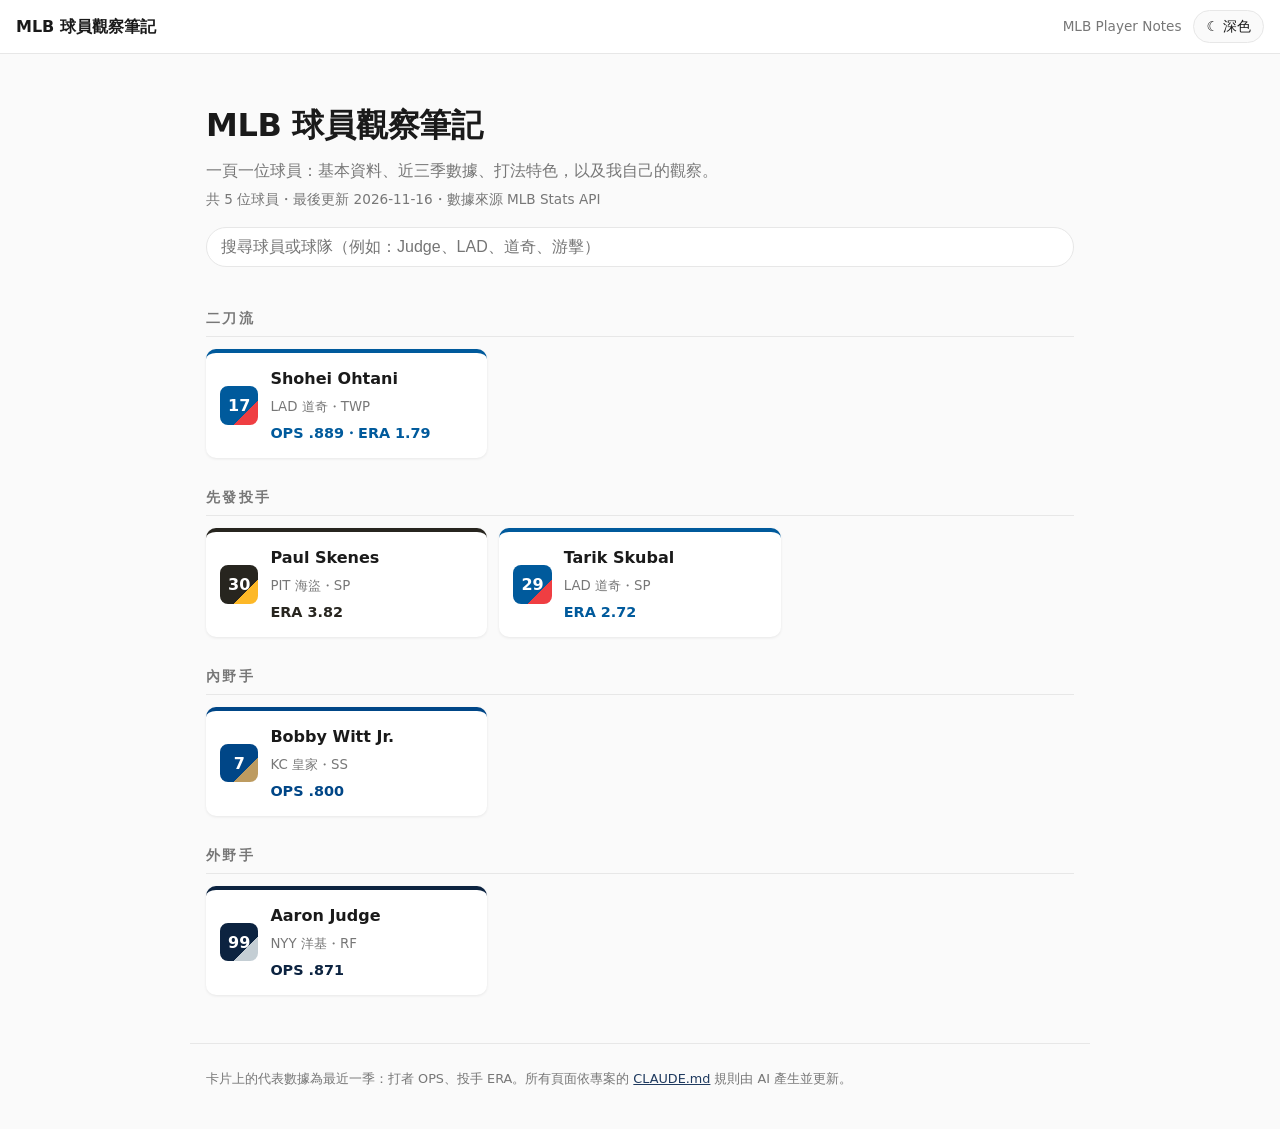
<file: index.html>
<!DOCTYPE html>
<html lang="zh-Hant">
<head>
<meta charset="utf-8">
<meta name="viewport" content="width=device-width, initial-scale=1">
<title>MLB 球員觀察筆記</title>
<meta name="description" content="一頁一位 MLB 球員：基本資料、近三季數據、打法特色與我的觀察。">
<link rel="stylesheet" href="assets/css/site.css">
<script src="assets/js/theme.js"></script>
</head>
<body>
<header class="site-bar"><a href="index.html">MLB 球員觀察筆記</a><span>MLB Player Notes</span></header>

<main class="page">
  <section class="hero">
    <h1>MLB 球員觀察筆記</h1>
    <p>一頁一位球員：基本資料、近三季數據、打法特色，以及我自己的觀察。</p>
    <p class="meta">共 5 位球員・最後更新 2026-11-16・數據來源 MLB Stats API</p>
    <input class="search" id="search" type="search" placeholder="搜尋球員或球隊（例如：Judge、LAD、道奇、游擊）" aria-label="搜尋球員">
    <p class="empty" id="empty">找不到符合的球員。</p>
  </section>

  <!-- 分組順序固定：two-way → starter → reliever → catcher → infield → outfield → dh；空分組不顯示（見 CLAUDE.md 第 7 節） -->

  <section class="group" id="g-two-way">
    <h2>二刀流</h2>
    <div class="cards">
<a class="mini" href="pages/players/shohei-ohtani.html" data-search="shohei ohtani lad 道奇 二刀流" style="--team-primary:#005A9C; --team-secondary:#EF3E42"><span class="mnum">17</span><span><b>Shohei Ohtani</b><br><small>LAD 道奇・TWP</small></span><span class="key">OPS .889・ERA 1.79</span></a>
    </div>
  </section>

  <section class="group" id="g-starter">
    <h2>先發投手</h2>
    <div class="cards">
<a class="mini" href="pages/players/paul-skenes.html" data-search="paul skenes pit 海盜 先發投手" style="--team-primary:#27251F; --team-secondary:#FDB827"><span class="mnum">30</span><span><b>Paul Skenes</b><br><small>PIT 海盜・SP</small></span><span class="key">ERA 3.82</span></a>
<a class="mini" href="pages/players/tarik-skubal.html" data-search="tarik skubal lad 道奇 先發投手" style="--team-primary:#005A9C; --team-secondary:#EF3E42"><span class="mnum">29</span><span><b>Tarik Skubal</b><br><small>LAD 道奇・SP</small></span><span class="key">ERA 2.72</span></a>
    </div>
  </section>

  <section class="group" id="g-infield">
    <h2>內野手</h2>
    <div class="cards">
<a class="mini" href="pages/players/bobby-witt-jr.html" data-search="bobby witt jr. kc 皇家 游擊手" style="--team-primary:#004687; --team-secondary:#BD9B60"><span class="mnum">7</span><span><b>Bobby Witt Jr.</b><br><small>KC 皇家・SS</small></span><span class="key">OPS .800</span></a>
    </div>
  </section>

  <section class="group" id="g-outfield">
    <h2>外野手</h2>
    <div class="cards">
<a class="mini" href="pages/players/aaron-judge.html" data-search="aaron judge nyy 洋基 右外野手" style="--team-primary:#0C2340; --team-secondary:#C4CED4"><span class="mnum">99</span><span><b>Aaron Judge</b><br><small>NYY 洋基・RF</small></span><span class="key">OPS .871</span></a>
    </div>
  </section>
</main>

<footer class="site-foot">
  卡片上的代表數據為最近一季：打者 OPS、投手 ERA。所有頁面依專案的
  <a href="https://github.com/Dipo221/mlb-player-notes/blob/main/CLAUDE.md">CLAUDE.md</a> 規則由 AI 產生並更新。
</footer>
<script src="assets/js/search.js"></script>
</body>
</html>
</file>
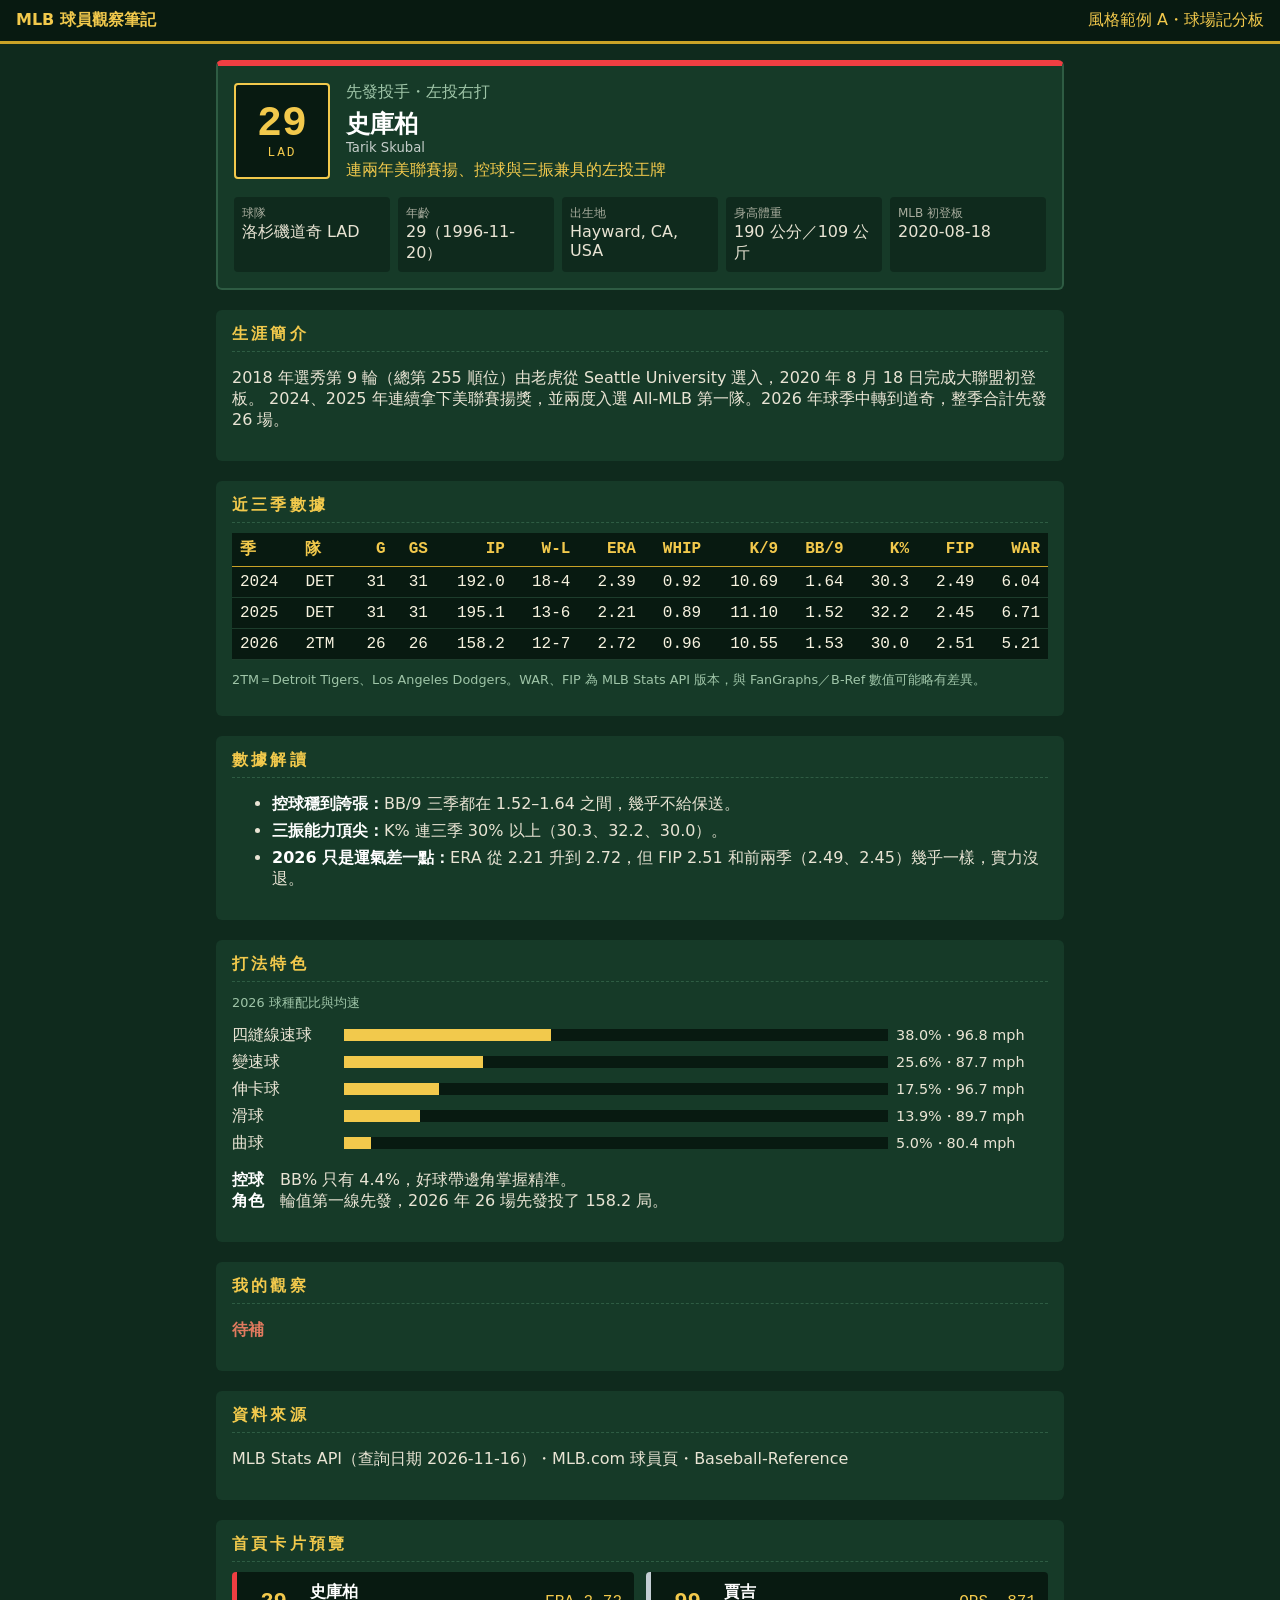
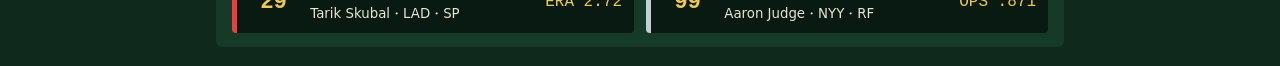
<file: design/style-samples/style-a.html>
<!DOCTYPE html>
<html lang="zh-Hant"><head><meta charset="utf-8">
<meta name="viewport" content="width=device-width, initial-scale=1">
<title>風格範例 A：球場記分板</title>
<!-- 風格範例頁：為了單檔好比較才把 CSS 寫在頁內；正式頁面一律用 assets/css/site.css -->
<style>
*{box-sizing:border-box} body{margin:0} img{max-width:100%}
.page{max-width:880px;margin:0 auto;padding:16px}
.table-wrap{overflow-x:auto} table{border-collapse:collapse;width:100%;font-variant-numeric:tabular-nums}
th,td{padding:6px 8px;text-align:right;white-space:nowrap} th:first-child,td:first-child,th:nth-child(2),td:nth-child(2){text-align:left}
.player-card{display:grid;grid-template-columns:auto 1fr;gap:16px;align-items:center}
.facts{grid-column:1/-1;display:grid;grid-template-columns:repeat(auto-fit,minmax(150px,1fr));gap:8px;margin:0}
.facts dt{font-size:.75rem;opacity:.7} .facts dd{margin:0}
.jersey{width:96px;height:96px;display:flex;flex-direction:column;align-items:center;justify-content:center}
.num{font-size:2.6rem;font-weight:800;line-height:1} .abbr{font-size:.8rem;letter-spacing:.15em}
h1 small{display:block;font-size:.55em;font-weight:400;opacity:.75}
.pitch{display:grid;grid-template-columns:6.5em 1fr 9.5em;gap:8px;align-items:center;margin:6px 0}
.bar{height:12px;display:block} .bar i{display:block;height:100%}
.pval{font-variant-numeric:tabular-nums;font-size:.9rem}
.traits{padding-left:0;list-style:none} .traits b{display:inline-block;width:3em}
.cards{display:grid;grid-template-columns:repeat(auto-fit,minmax(240px,1fr));gap:12px}
.mini{display:grid;grid-template-columns:auto 1fr auto;gap:12px;align-items:center;text-decoration:none;padding:10px 12px}
.mnum{font-weight:800;font-size:1.4rem;width:2.2em;text-align:center}
.site-bar{display:flex;justify-content:space-between;padding:10px 16px}
.site-bar a{text-decoration:none;font-weight:700}
@media (max-width:480px){.pitch{grid-template-columns:5.5em 1fr;}.pval{grid-column:2}}

body{background:#0f2a1d;color:#e9e4d4;font-family:system-ui,"Noto Sans TC",sans-serif}
.site-bar{background:#081a11;border-bottom:3px solid #c9a227} .site-bar a,.site-bar span{color:#f2c94c}
.player-card{background:#163a28;border:2px solid #2e5c43;border-radius:6px;padding:16px;border-top:6px solid var(--team-secondary)}
.jersey{background:#081a11;border:2px solid #f2c94c;border-radius:4px;color:#f2c94c;font-family:ui-monospace,Menlo,monospace}
.pos{color:#9fc5a8;margin:0} h1{margin:.2em 0;color:#fff} .tagline{color:#f2c94c;margin:0}
.facts div{background:#0f2a1d;padding:8px;border-radius:4px}
.block{margin-top:20px;background:#163a28;border-radius:6px;padding:14px 16px}
h2{margin:0 0 10px;font-size:1rem;letter-spacing:.2em;color:#f2c94c;border-bottom:1px dashed #2e5c43;padding-bottom:6px}
table{font-family:ui-monospace,Menlo,monospace;background:#081a11}
th{color:#f2c94c;border-bottom:1px solid #c9a227} td{color:#f8f3e0;border-bottom:1px solid #1d3d2c}
.note,.sub{font-size:.8rem;color:#9fc5a8}
.bar{background:#081a11} .bar i{background:#f2c94c}
.points li{margin:6px 0} b{color:#fff}
.todo{color:#e07a5f;font-weight:700}
.mini{background:#081a11;color:#e9e4d4;border-left:5px solid var(--team-secondary);border-radius:4px}
.mnum{color:#f2c94c;font-family:ui-monospace,Menlo,monospace} .key{color:#f2c94c;font-family:ui-monospace,Menlo,monospace}
</style></head><body>

<header class="site-bar"><a href="#">MLB 球員觀察筆記</a><span>風格範例 A・球場記分板</span></header>
<main class="page">
  <section class="player-card" style="--team-primary:#005A9C; --team-secondary:#EF3E42">
    <div class="jersey"><span class="num">29</span><span class="abbr">LAD</span></div>
    <div class="who">
      <p class="pos">先發投手・左投右打</p>
      <h1>史庫柏 <small>Tarik Skubal</small></h1>
      <p class="tagline">連兩年美聯賽揚、控球與三振兼具的左投王牌</p>
    </div>
    <dl class="facts">
      <div><dt>球隊</dt><dd>洛杉磯道奇 LAD</dd></div>
      <div><dt>年齡</dt><dd>29（1996-11-20）</dd></div>
      <div><dt>出生地</dt><dd>Hayward, CA, USA</dd></div>
      <div><dt>身高體重</dt><dd>190 公分／109 公斤</dd></div>
      <div><dt>MLB 初登板</dt><dd>2020-08-18</dd></div>
    </dl>
  </section>

  <section class="block">
    <h2>生涯簡介</h2>
    <p>2018 年選秀第 9 輪（總第 255 順位）由老虎從 Seattle University 選入，2020 年 8 月 18 日完成大聯盟初登板。
    2024、2025 年連續拿下美聯賽揚獎，並兩度入選 All-MLB 第一隊。2026 年球季中轉到道奇，整季合計先發 26 場。</p>
  </section>

  <section class="block">
    <h2>近三季數據</h2>
    <div class="table-wrap"><table>
      <thead><tr><th>季</th><th>隊</th><th>G</th><th>GS</th><th>IP</th><th>W-L</th><th>ERA</th><th>WHIP</th><th>K/9</th><th>BB/9</th><th>K%</th><th>FIP</th><th>WAR</th></tr></thead>
      <tbody>
        <tr><td>2024</td><td>DET</td><td>31</td><td>31</td><td>192.0</td><td>18-4</td><td>2.39</td><td>0.92</td><td>10.69</td><td>1.64</td><td>30.3</td><td>2.49</td><td>6.04</td></tr>
        <tr><td>2025</td><td>DET</td><td>31</td><td>31</td><td>195.1</td><td>13-6</td><td>2.21</td><td>0.89</td><td>11.10</td><td>1.52</td><td>32.2</td><td>2.45</td><td>6.71</td></tr>
        <tr><td>2026</td><td>2TM</td><td>26</td><td>26</td><td>158.2</td><td>12-7</td><td>2.72</td><td>0.96</td><td>10.55</td><td>1.53</td><td>30.0</td><td>2.51</td><td>5.21</td></tr>
      </tbody>
    </table></div>
    <p class="note">2TM＝Detroit Tigers、Los Angeles Dodgers。WAR、FIP 為 MLB Stats API 版本，與 FanGraphs／B-Ref 數值可能略有差異。</p>
  </section>

  <section class="block">
    <h2>數據解讀</h2>
    <ul class="points">
      <li><b>控球穩到誇張：</b>BB/9 三季都在 1.52–1.64 之間，幾乎不給保送。</li>
      <li><b>三振能力頂尖：</b>K% 連三季 30% 以上（30.3、32.2、30.0）。</li>
      <li><b>2026 只是運氣差一點：</b>ERA 從 2.21 升到 2.72，但 FIP 2.51 和前兩季（2.49、2.45）幾乎一樣，實力沒退。</li>
    </ul>
  </section>

  <section class="block">
    <h2>打法特色</h2>
    <p class="sub">2026 球種配比與均速</p>
    <div class="arsenal">
      <div class="pitch"><span class="pname">四縫線速球</span><span class="bar"><i style="width:38%"></i></span><span class="pval">38.0%・96.8 mph</span></div>
      <div class="pitch"><span class="pname">變速球</span><span class="bar"><i style="width:25.6%"></i></span><span class="pval">25.6%・87.7 mph</span></div>
      <div class="pitch"><span class="pname">伸卡球</span><span class="bar"><i style="width:17.5%"></i></span><span class="pval">17.5%・96.7 mph</span></div>
      <div class="pitch"><span class="pname">滑球</span><span class="bar"><i style="width:13.9%"></i></span><span class="pval">13.9%・89.7 mph</span></div>
      <div class="pitch"><span class="pname">曲球</span><span class="bar"><i style="width:5%"></i></span><span class="pval">5.0%・80.4 mph</span></div>
    </div>
    <ul class="traits">
      <li><b>控球</b>BB% 只有 4.4%，好球帶邊角掌握精準。</li>
      <li><b>角色</b>輪值第一線先發，2026 年 26 場先發投了 158.2 局。</li>
    </ul>
  </section>

  <section class="block mine">
    <h2>我的觀察</h2>
    <p class="todo">待補</p>
  </section>

  <section class="block sources">
    <h2>資料來源</h2>
    <p>MLB Stats API（查詢日期 2026-11-16）・MLB.com 球員頁・Baseball-Reference</p>
  </section>

  <section class="block preview">
    <h2>首頁卡片預覽</h2>
    <div class="cards">
      <a class="mini" href="#" style="--team-primary:#005A9C; --team-secondary:#EF3E42"><span class="mnum">29</span><span><b>史庫柏</b><br><small>Tarik Skubal・LAD・SP</small></span><span class="key">ERA 2.72</span></a>
      <a class="mini" href="#" style="--team-primary:#0C2340; --team-secondary:#C4CED4"><span class="mnum">99</span><span><b>賈吉</b><br><small>Aaron Judge・NYY・RF</small></span><span class="key">OPS .871</span></a>
    </div>
  </section>
</main>

</body></html>
</file>
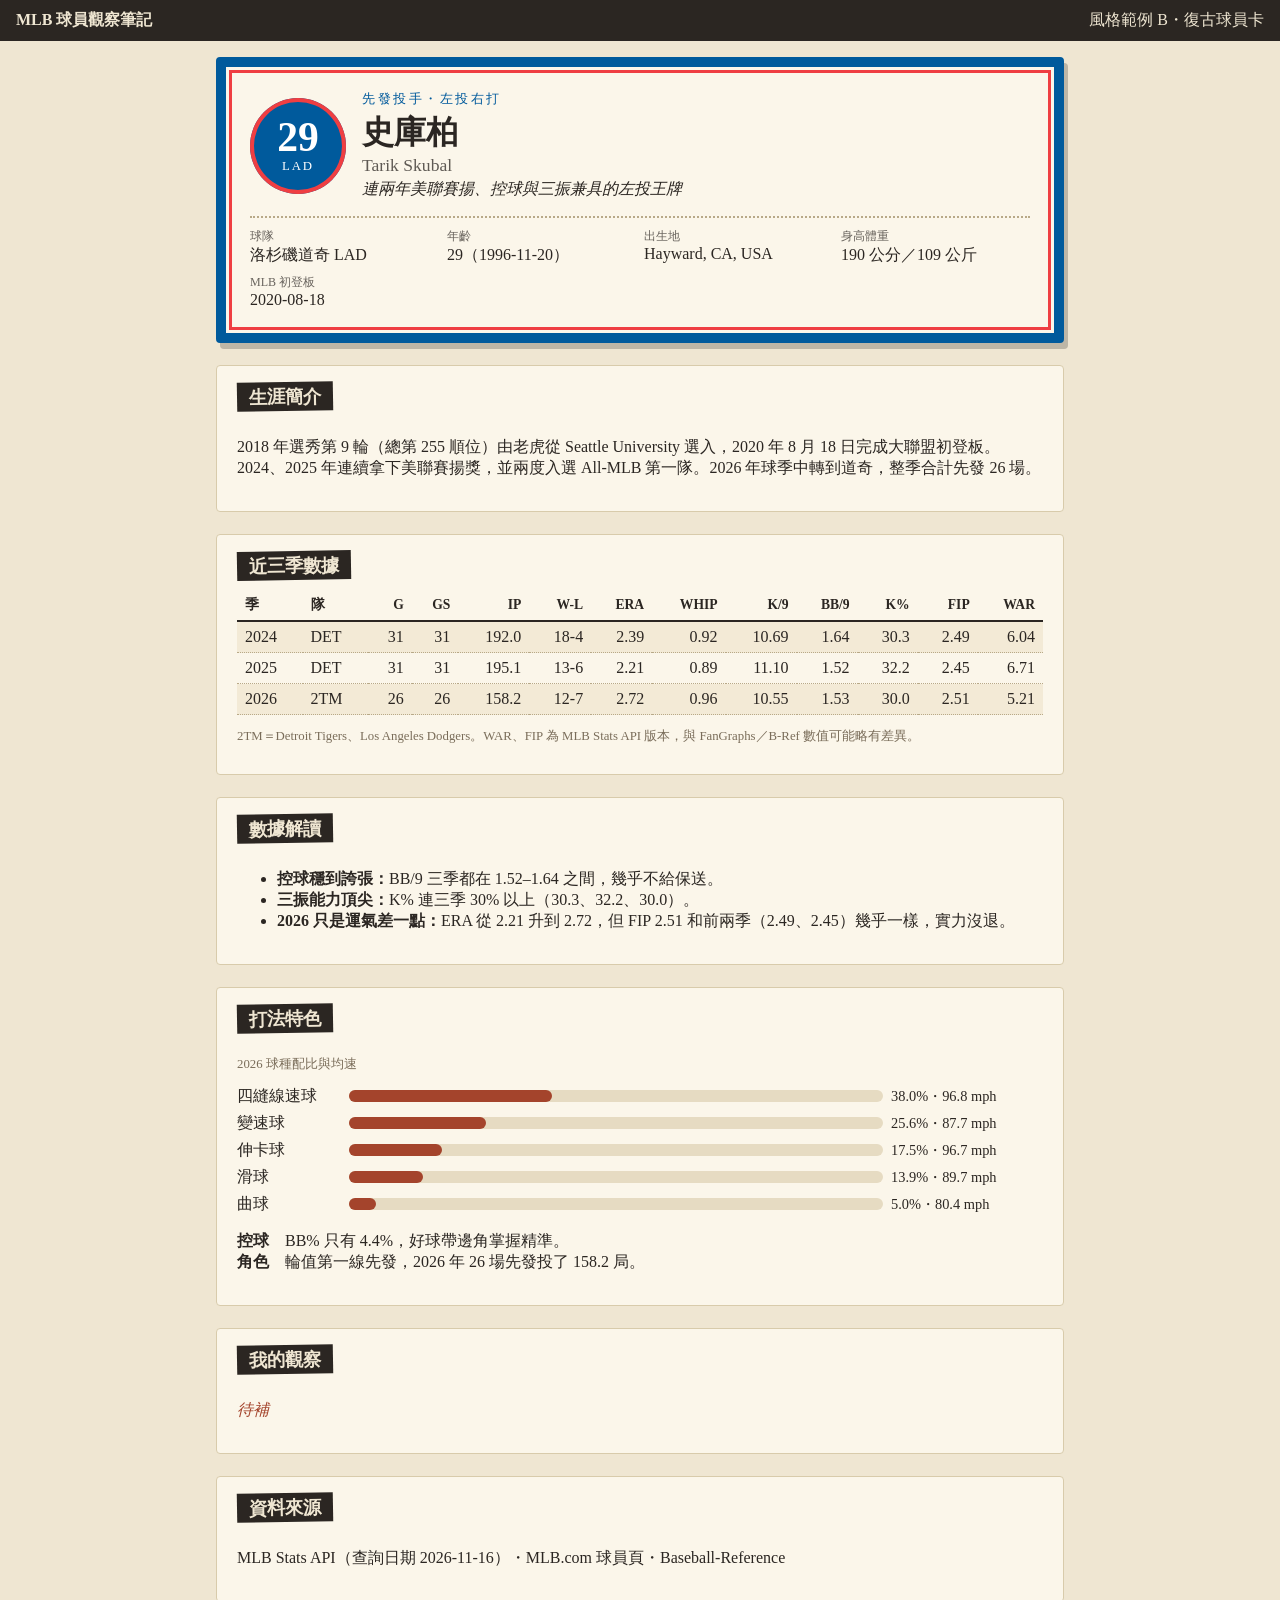
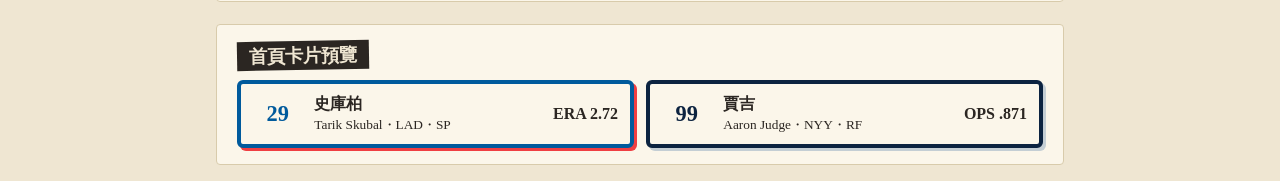
<file: design/style-samples/style-b.html>
<!DOCTYPE html>
<html lang="zh-Hant"><head><meta charset="utf-8">
<meta name="viewport" content="width=device-width, initial-scale=1">
<title>風格範例 B：復古球員卡</title>
<!-- 風格範例頁：為了單檔好比較才把 CSS 寫在頁內；正式頁面一律用 assets/css/site.css -->
<style>
*{box-sizing:border-box} body{margin:0} img{max-width:100%}
.page{max-width:880px;margin:0 auto;padding:16px}
.table-wrap{overflow-x:auto} table{border-collapse:collapse;width:100%;font-variant-numeric:tabular-nums}
th,td{padding:6px 8px;text-align:right;white-space:nowrap} th:first-child,td:first-child,th:nth-child(2),td:nth-child(2){text-align:left}
.player-card{display:grid;grid-template-columns:auto 1fr;gap:16px;align-items:center}
.facts{grid-column:1/-1;display:grid;grid-template-columns:repeat(auto-fit,minmax(150px,1fr));gap:8px;margin:0}
.facts dt{font-size:.75rem;opacity:.7} .facts dd{margin:0}
.jersey{width:96px;height:96px;display:flex;flex-direction:column;align-items:center;justify-content:center}
.num{font-size:2.6rem;font-weight:800;line-height:1} .abbr{font-size:.8rem;letter-spacing:.15em}
h1 small{display:block;font-size:.55em;font-weight:400;opacity:.75}
.pitch{display:grid;grid-template-columns:6.5em 1fr 9.5em;gap:8px;align-items:center;margin:6px 0}
.bar{height:12px;display:block} .bar i{display:block;height:100%}
.pval{font-variant-numeric:tabular-nums;font-size:.9rem}
.traits{padding-left:0;list-style:none} .traits b{display:inline-block;width:3em}
.cards{display:grid;grid-template-columns:repeat(auto-fit,minmax(240px,1fr));gap:12px}
.mini{display:grid;grid-template-columns:auto 1fr auto;gap:12px;align-items:center;text-decoration:none;padding:10px 12px}
.mnum{font-weight:800;font-size:1.4rem;width:2.2em;text-align:center}
.site-bar{display:flex;justify-content:space-between;padding:10px 16px}
.site-bar a{text-decoration:none;font-weight:700}
@media (max-width:480px){.pitch{grid-template-columns:5.5em 1fr;}.pval{grid-column:2}}

body{background:#efe6d2;color:#2b2622;font-family:"Noto Serif TC","Songti TC",Georgia,serif}
.site-bar{background:#2b2622;color:#efe6d2} .site-bar a{color:#efe6d2}
.player-card{background:#fbf6ea;border:10px solid var(--team-primary);outline:3px solid var(--team-secondary);outline-offset:-16px;padding:24px;border-radius:4px;box-shadow:4px 6px 0 rgba(43,38,34,.25)}
.jersey{background:var(--team-primary);color:#fff;border-radius:50%;box-shadow:inset 0 0 0 4px var(--team-secondary)}
.pos{margin:0;text-transform:uppercase;letter-spacing:.2em;font-size:.8rem;color:var(--team-primary)}
h1{margin:.1em 0;font-size:2rem} .tagline{margin:0;font-style:italic}
.facts{border-top:2px dotted #b8a988;padding-top:10px}
.block{margin-top:22px;background:#fbf6ea;padding:16px 20px;border:1px solid #d8cbab;border-radius:4px}
h2{margin:0 0 10px;font-size:1.15rem;display:inline-block;background:#2b2622;color:#efe6d2;padding:2px 12px;transform:rotate(-1deg)}
th{border-bottom:2px solid #2b2622;font-size:.85rem} td{border-bottom:1px dotted #b8a988}
tbody tr:nth-child(odd){background:#f3ead6}
.note,.sub{font-size:.8rem;color:#7a6d5a}
.bar{background:#e6dbc2;border-radius:6px} .bar i{background:#a4442c;border-radius:6px}
.todo{color:#a4442c;font-style:italic}
.mini{background:#fbf6ea;color:#2b2622;border:4px solid var(--team-primary);border-radius:6px;box-shadow:3px 3px 0 var(--team-secondary)}
.mnum{color:var(--team-primary)} .key{font-weight:700}
</style></head><body>

<header class="site-bar"><a href="#">MLB 球員觀察筆記</a><span>風格範例 B・復古球員卡</span></header>
<main class="page">
  <section class="player-card" style="--team-primary:#005A9C; --team-secondary:#EF3E42">
    <div class="jersey"><span class="num">29</span><span class="abbr">LAD</span></div>
    <div class="who">
      <p class="pos">先發投手・左投右打</p>
      <h1>史庫柏 <small>Tarik Skubal</small></h1>
      <p class="tagline">連兩年美聯賽揚、控球與三振兼具的左投王牌</p>
    </div>
    <dl class="facts">
      <div><dt>球隊</dt><dd>洛杉磯道奇 LAD</dd></div>
      <div><dt>年齡</dt><dd>29（1996-11-20）</dd></div>
      <div><dt>出生地</dt><dd>Hayward, CA, USA</dd></div>
      <div><dt>身高體重</dt><dd>190 公分／109 公斤</dd></div>
      <div><dt>MLB 初登板</dt><dd>2020-08-18</dd></div>
    </dl>
  </section>

  <section class="block">
    <h2>生涯簡介</h2>
    <p>2018 年選秀第 9 輪（總第 255 順位）由老虎從 Seattle University 選入，2020 年 8 月 18 日完成大聯盟初登板。
    2024、2025 年連續拿下美聯賽揚獎，並兩度入選 All-MLB 第一隊。2026 年球季中轉到道奇，整季合計先發 26 場。</p>
  </section>

  <section class="block">
    <h2>近三季數據</h2>
    <div class="table-wrap"><table>
      <thead><tr><th>季</th><th>隊</th><th>G</th><th>GS</th><th>IP</th><th>W-L</th><th>ERA</th><th>WHIP</th><th>K/9</th><th>BB/9</th><th>K%</th><th>FIP</th><th>WAR</th></tr></thead>
      <tbody>
        <tr><td>2024</td><td>DET</td><td>31</td><td>31</td><td>192.0</td><td>18-4</td><td>2.39</td><td>0.92</td><td>10.69</td><td>1.64</td><td>30.3</td><td>2.49</td><td>6.04</td></tr>
        <tr><td>2025</td><td>DET</td><td>31</td><td>31</td><td>195.1</td><td>13-6</td><td>2.21</td><td>0.89</td><td>11.10</td><td>1.52</td><td>32.2</td><td>2.45</td><td>6.71</td></tr>
        <tr><td>2026</td><td>2TM</td><td>26</td><td>26</td><td>158.2</td><td>12-7</td><td>2.72</td><td>0.96</td><td>10.55</td><td>1.53</td><td>30.0</td><td>2.51</td><td>5.21</td></tr>
      </tbody>
    </table></div>
    <p class="note">2TM＝Detroit Tigers、Los Angeles Dodgers。WAR、FIP 為 MLB Stats API 版本，與 FanGraphs／B-Ref 數值可能略有差異。</p>
  </section>

  <section class="block">
    <h2>數據解讀</h2>
    <ul class="points">
      <li><b>控球穩到誇張：</b>BB/9 三季都在 1.52–1.64 之間，幾乎不給保送。</li>
      <li><b>三振能力頂尖：</b>K% 連三季 30% 以上（30.3、32.2、30.0）。</li>
      <li><b>2026 只是運氣差一點：</b>ERA 從 2.21 升到 2.72，但 FIP 2.51 和前兩季（2.49、2.45）幾乎一樣，實力沒退。</li>
    </ul>
  </section>

  <section class="block">
    <h2>打法特色</h2>
    <p class="sub">2026 球種配比與均速</p>
    <div class="arsenal">
      <div class="pitch"><span class="pname">四縫線速球</span><span class="bar"><i style="width:38%"></i></span><span class="pval">38.0%・96.8 mph</span></div>
      <div class="pitch"><span class="pname">變速球</span><span class="bar"><i style="width:25.6%"></i></span><span class="pval">25.6%・87.7 mph</span></div>
      <div class="pitch"><span class="pname">伸卡球</span><span class="bar"><i style="width:17.5%"></i></span><span class="pval">17.5%・96.7 mph</span></div>
      <div class="pitch"><span class="pname">滑球</span><span class="bar"><i style="width:13.9%"></i></span><span class="pval">13.9%・89.7 mph</span></div>
      <div class="pitch"><span class="pname">曲球</span><span class="bar"><i style="width:5%"></i></span><span class="pval">5.0%・80.4 mph</span></div>
    </div>
    <ul class="traits">
      <li><b>控球</b>BB% 只有 4.4%，好球帶邊角掌握精準。</li>
      <li><b>角色</b>輪值第一線先發，2026 年 26 場先發投了 158.2 局。</li>
    </ul>
  </section>

  <section class="block mine">
    <h2>我的觀察</h2>
    <p class="todo">待補</p>
  </section>

  <section class="block sources">
    <h2>資料來源</h2>
    <p>MLB Stats API（查詢日期 2026-11-16）・MLB.com 球員頁・Baseball-Reference</p>
  </section>

  <section class="block preview">
    <h2>首頁卡片預覽</h2>
    <div class="cards">
      <a class="mini" href="#" style="--team-primary:#005A9C; --team-secondary:#EF3E42"><span class="mnum">29</span><span><b>史庫柏</b><br><small>Tarik Skubal・LAD・SP</small></span><span class="key">ERA 2.72</span></a>
      <a class="mini" href="#" style="--team-primary:#0C2340; --team-secondary:#C4CED4"><span class="mnum">99</span><span><b>賈吉</b><br><small>Aaron Judge・NYY・RF</small></span><span class="key">OPS .871</span></a>
    </div>
  </section>
</main>

</body></html>
</file>
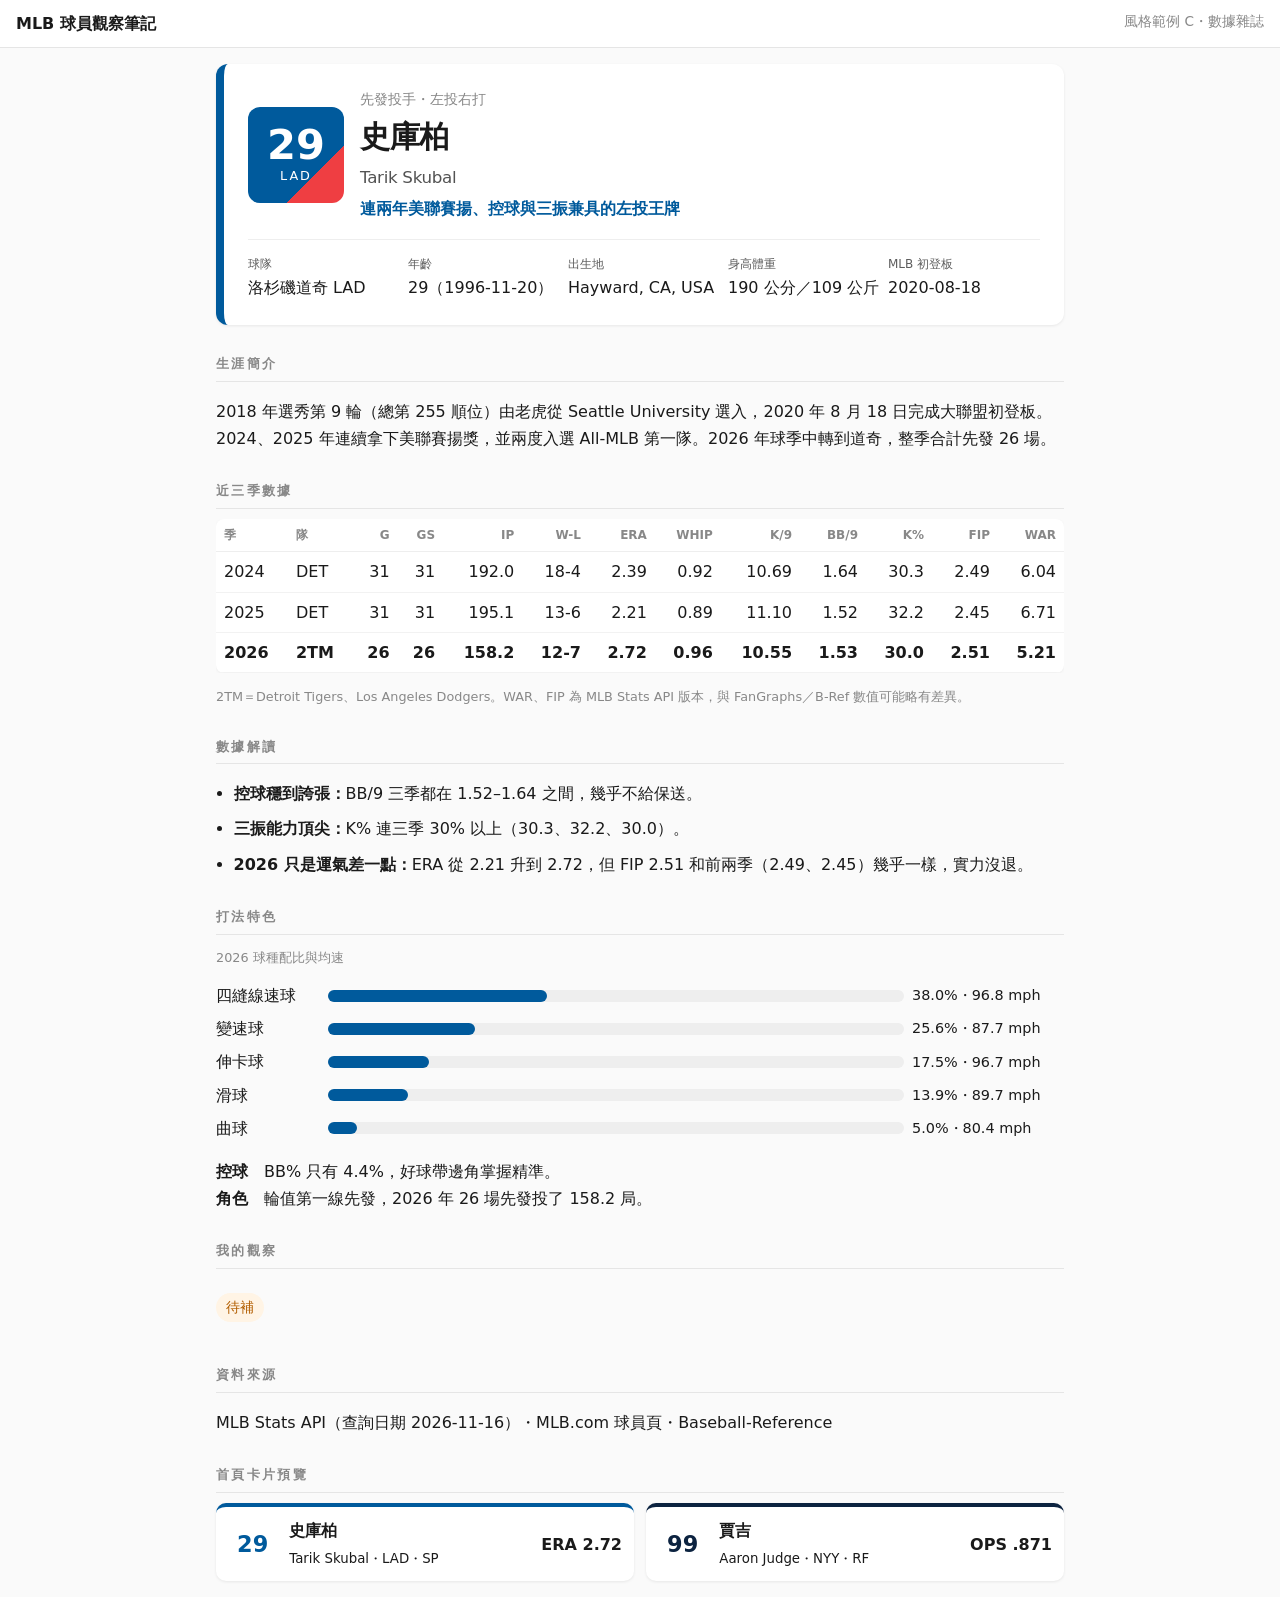
<file: design/style-samples/style-c.html>
<!DOCTYPE html>
<html lang="zh-Hant"><head><meta charset="utf-8">
<meta name="viewport" content="width=device-width, initial-scale=1">
<title>風格範例 C：數據雜誌</title>
<!-- 風格範例頁：為了單檔好比較才把 CSS 寫在頁內；正式頁面一律用 assets/css/site.css -->
<style>
*{box-sizing:border-box} body{margin:0} img{max-width:100%}
.page{max-width:880px;margin:0 auto;padding:16px}
.table-wrap{overflow-x:auto} table{border-collapse:collapse;width:100%;font-variant-numeric:tabular-nums}
th,td{padding:6px 8px;text-align:right;white-space:nowrap} th:first-child,td:first-child,th:nth-child(2),td:nth-child(2){text-align:left}
.player-card{display:grid;grid-template-columns:auto 1fr;gap:16px;align-items:center}
.facts{grid-column:1/-1;display:grid;grid-template-columns:repeat(auto-fit,minmax(150px,1fr));gap:8px;margin:0}
.facts dt{font-size:.75rem;opacity:.7} .facts dd{margin:0}
.jersey{width:96px;height:96px;display:flex;flex-direction:column;align-items:center;justify-content:center}
.num{font-size:2.6rem;font-weight:800;line-height:1} .abbr{font-size:.8rem;letter-spacing:.15em}
h1 small{display:block;font-size:.55em;font-weight:400;opacity:.75}
.pitch{display:grid;grid-template-columns:6.5em 1fr 9.5em;gap:8px;align-items:center;margin:6px 0}
.bar{height:12px;display:block} .bar i{display:block;height:100%}
.pval{font-variant-numeric:tabular-nums;font-size:.9rem}
.traits{padding-left:0;list-style:none} .traits b{display:inline-block;width:3em}
.cards{display:grid;grid-template-columns:repeat(auto-fit,minmax(240px,1fr));gap:12px}
.mini{display:grid;grid-template-columns:auto 1fr auto;gap:12px;align-items:center;text-decoration:none;padding:10px 12px}
.mnum{font-weight:800;font-size:1.4rem;width:2.2em;text-align:center}
.site-bar{display:flex;justify-content:space-between;padding:10px 16px}
.site-bar a{text-decoration:none;font-weight:700}
@media (max-width:480px){.pitch{grid-template-columns:5.5em 1fr;}.pval{grid-column:2}}

body{background:#fafafa;color:#1a1a1a;font-family:system-ui,-apple-system,"Noto Sans TC","PingFang TC",sans-serif;line-height:1.7}
.site-bar{background:#fff;border-bottom:1px solid #e5e5e5} .site-bar a{color:#1a1a1a} .site-bar span{color:#888;font-size:.85rem}
.player-card{background:#fff;padding:24px;border-radius:12px;border-left:8px solid var(--team-primary);box-shadow:0 1px 3px rgba(0,0,0,.08)}
.jersey{background:linear-gradient(135deg,var(--team-primary) 70%,var(--team-secondary) 70%);color:#fff;border-radius:12px}
.pos{margin:0;color:#888;font-size:.85rem} h1{margin:0;font-size:1.9rem;letter-spacing:-.01em}
.tagline{margin:4px 0 0;font-weight:600;color:var(--team-primary)}
.facts{border-top:1px solid #eee;padding-top:14px}
.block{margin-top:28px}
h2{font-size:.8rem;letter-spacing:.18em;color:#888;margin:0 0 10px;text-transform:uppercase;border-bottom:1px solid #e5e5e5;padding-bottom:6px}
table{background:#fff;border-radius:8px;overflow:hidden;box-shadow:0 1px 3px rgba(0,0,0,.06)}
th{font-size:.75rem;color:#888;font-weight:600;border-bottom:1px solid #eee} td{border-bottom:1px solid #f2f2f2}
tbody tr:last-child td{font-weight:700}
.note,.sub{font-size:.8rem;color:#888}
.bar{background:#eee;border-radius:99px} .bar i{background:#005A9C;border-radius:99px}
.points{padding-left:1.1em} .points li{margin:8px 0}
.todo{display:inline-block;background:#fff4e5;color:#b25e00;padding:2px 10px;border-radius:99px;font-size:.9rem}
.mini{background:#fff;color:#1a1a1a;border-radius:10px;box-shadow:0 1px 3px rgba(0,0,0,.08);border-top:4px solid var(--team-primary)}
.mnum{color:var(--team-primary)} .key{font-weight:700;font-variant-numeric:tabular-nums}
</style></head><body>

<header class="site-bar"><a href="#">MLB 球員觀察筆記</a><span>風格範例 C・數據雜誌</span></header>
<main class="page">
  <section class="player-card" style="--team-primary:#005A9C; --team-secondary:#EF3E42">
    <div class="jersey"><span class="num">29</span><span class="abbr">LAD</span></div>
    <div class="who">
      <p class="pos">先發投手・左投右打</p>
      <h1>史庫柏 <small>Tarik Skubal</small></h1>
      <p class="tagline">連兩年美聯賽揚、控球與三振兼具的左投王牌</p>
    </div>
    <dl class="facts">
      <div><dt>球隊</dt><dd>洛杉磯道奇 LAD</dd></div>
      <div><dt>年齡</dt><dd>29（1996-11-20）</dd></div>
      <div><dt>出生地</dt><dd>Hayward, CA, USA</dd></div>
      <div><dt>身高體重</dt><dd>190 公分／109 公斤</dd></div>
      <div><dt>MLB 初登板</dt><dd>2020-08-18</dd></div>
    </dl>
  </section>

  <section class="block">
    <h2>生涯簡介</h2>
    <p>2018 年選秀第 9 輪（總第 255 順位）由老虎從 Seattle University 選入，2020 年 8 月 18 日完成大聯盟初登板。
    2024、2025 年連續拿下美聯賽揚獎，並兩度入選 All-MLB 第一隊。2026 年球季中轉到道奇，整季合計先發 26 場。</p>
  </section>

  <section class="block">
    <h2>近三季數據</h2>
    <div class="table-wrap"><table>
      <thead><tr><th>季</th><th>隊</th><th>G</th><th>GS</th><th>IP</th><th>W-L</th><th>ERA</th><th>WHIP</th><th>K/9</th><th>BB/9</th><th>K%</th><th>FIP</th><th>WAR</th></tr></thead>
      <tbody>
        <tr><td>2024</td><td>DET</td><td>31</td><td>31</td><td>192.0</td><td>18-4</td><td>2.39</td><td>0.92</td><td>10.69</td><td>1.64</td><td>30.3</td><td>2.49</td><td>6.04</td></tr>
        <tr><td>2025</td><td>DET</td><td>31</td><td>31</td><td>195.1</td><td>13-6</td><td>2.21</td><td>0.89</td><td>11.10</td><td>1.52</td><td>32.2</td><td>2.45</td><td>6.71</td></tr>
        <tr><td>2026</td><td>2TM</td><td>26</td><td>26</td><td>158.2</td><td>12-7</td><td>2.72</td><td>0.96</td><td>10.55</td><td>1.53</td><td>30.0</td><td>2.51</td><td>5.21</td></tr>
      </tbody>
    </table></div>
    <p class="note">2TM＝Detroit Tigers、Los Angeles Dodgers。WAR、FIP 為 MLB Stats API 版本，與 FanGraphs／B-Ref 數值可能略有差異。</p>
  </section>

  <section class="block">
    <h2>數據解讀</h2>
    <ul class="points">
      <li><b>控球穩到誇張：</b>BB/9 三季都在 1.52–1.64 之間，幾乎不給保送。</li>
      <li><b>三振能力頂尖：</b>K% 連三季 30% 以上（30.3、32.2、30.0）。</li>
      <li><b>2026 只是運氣差一點：</b>ERA 從 2.21 升到 2.72，但 FIP 2.51 和前兩季（2.49、2.45）幾乎一樣，實力沒退。</li>
    </ul>
  </section>

  <section class="block">
    <h2>打法特色</h2>
    <p class="sub">2026 球種配比與均速</p>
    <div class="arsenal">
      <div class="pitch"><span class="pname">四縫線速球</span><span class="bar"><i style="width:38%"></i></span><span class="pval">38.0%・96.8 mph</span></div>
      <div class="pitch"><span class="pname">變速球</span><span class="bar"><i style="width:25.6%"></i></span><span class="pval">25.6%・87.7 mph</span></div>
      <div class="pitch"><span class="pname">伸卡球</span><span class="bar"><i style="width:17.5%"></i></span><span class="pval">17.5%・96.7 mph</span></div>
      <div class="pitch"><span class="pname">滑球</span><span class="bar"><i style="width:13.9%"></i></span><span class="pval">13.9%・89.7 mph</span></div>
      <div class="pitch"><span class="pname">曲球</span><span class="bar"><i style="width:5%"></i></span><span class="pval">5.0%・80.4 mph</span></div>
    </div>
    <ul class="traits">
      <li><b>控球</b>BB% 只有 4.4%，好球帶邊角掌握精準。</li>
      <li><b>角色</b>輪值第一線先發，2026 年 26 場先發投了 158.2 局。</li>
    </ul>
  </section>

  <section class="block mine">
    <h2>我的觀察</h2>
    <p class="todo">待補</p>
  </section>

  <section class="block sources">
    <h2>資料來源</h2>
    <p>MLB Stats API（查詢日期 2026-11-16）・MLB.com 球員頁・Baseball-Reference</p>
  </section>

  <section class="block preview">
    <h2>首頁卡片預覽</h2>
    <div class="cards">
      <a class="mini" href="#" style="--team-primary:#005A9C; --team-secondary:#EF3E42"><span class="mnum">29</span><span><b>史庫柏</b><br><small>Tarik Skubal・LAD・SP</small></span><span class="key">ERA 2.72</span></a>
      <a class="mini" href="#" style="--team-primary:#0C2340; --team-secondary:#C4CED4"><span class="mnum">99</span><span><b>賈吉</b><br><small>Aaron Judge・NYY・RF</small></span><span class="key">OPS .871</span></a>
    </div>
  </section>
</main>

</body></html>
</file>
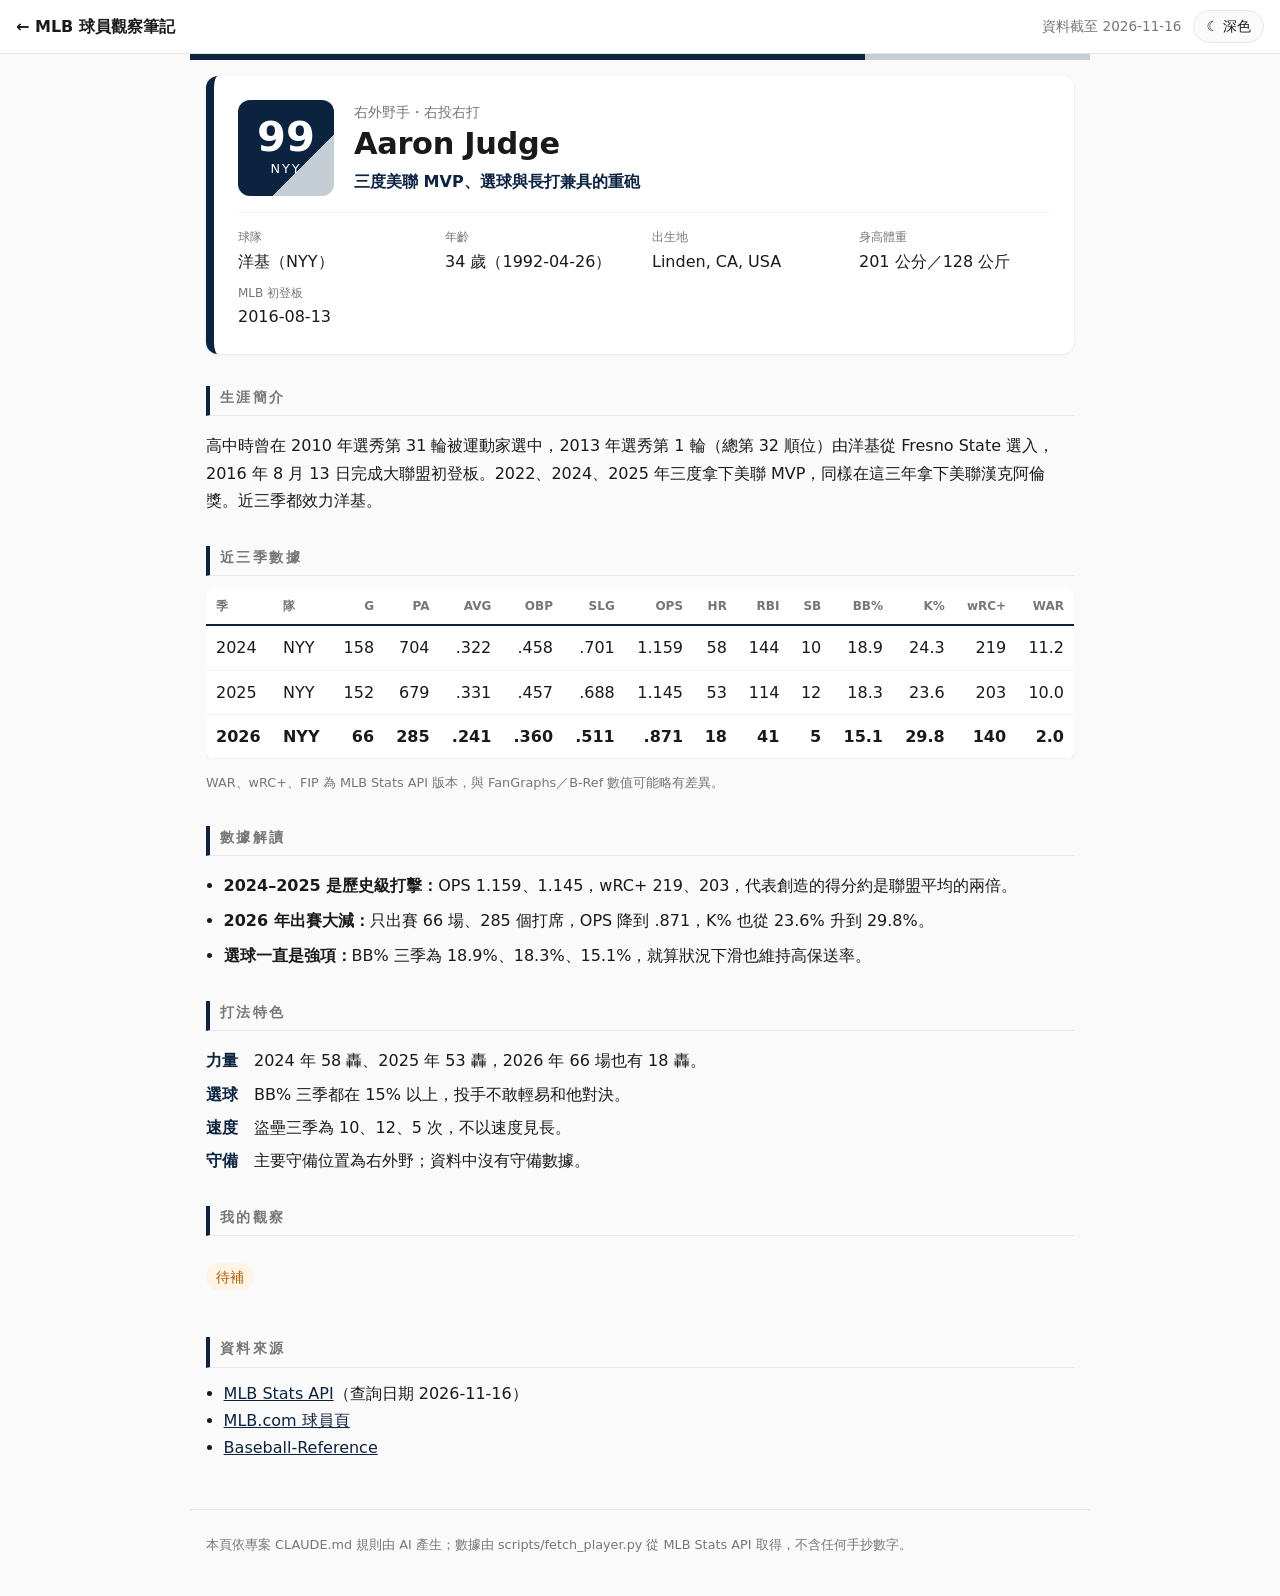
<file: pages/players/aaron-judge.html>
<!DOCTYPE html>
<html lang="zh-Hant">
<head>
<meta charset="utf-8">
<meta name="viewport" content="width=device-width, initial-scale=1">
<title>Aaron Judge｜MLB 球員觀察筆記</title>
<link rel="stylesheet" href="../../assets/css/site.css">
<script src="../../assets/js/theme.js"></script>
</head>
<body>
<header class="site-bar"><a href="../../index.html">← MLB 球員觀察筆記</a><span>資料截至 2026-11-16</span></header>

<main class="page player" style="--team-primary:#0C2340; --team-secondary:#C4CED4">

  <section class="player-card" id="card">
<!-- data:jersey:start -->
<div class="jersey"><span class="num">99</span><span class="abbr">NYY</span></div>
<!-- data:jersey:end -->
    <div class="who">
<!-- data:pos:start -->
<p class="pos">右外野手・右投右打</p>
<!-- data:pos:end -->
      <h1>Aaron Judge</h1>
      <p class="tagline">三度美聯 MVP、選球與長打兼具的重砲</p>
    </div>
<!-- data:facts:start -->
<dl class="facts">
  <div><dt>球隊</dt><dd>洋基（NYY）</dd></div>
  <div><dt>年齡</dt><dd>34 歲（1992-04-26）</dd></div>
  <div><dt>出生地</dt><dd>Linden, CA, USA</dd></div>
  <div><dt>身高體重</dt><dd>201 公分／128 公斤</dd></div>
  <div><dt>MLB 初登板</dt><dd>2016-08-13</dd></div>
</dl>
<!-- data:facts:end -->
  </section>

  <section class="block" id="bio">
    <h2>生涯簡介</h2>
    <p>高中時曾在 2010 年選秀第 31 輪被運動家選中，2013 年選秀第 1 輪（總第 32 順位）由洋基從 Fresno State 選入，2016 年 8 月 13 日完成大聯盟初登板。2022、2024、2025 年三度拿下美聯 MVP，同樣在這三年拿下美聯漢克阿倫獎。近三季都效力洋基。</p>
  </section>

  <section class="block" id="stats">
    <h2>近三季數據</h2>
<!-- data:stats:start -->
<div class="table-wrap"><table class="stats">
<thead><tr><th>季</th><th>隊</th><th><abbr title="出賽場次">G</abbr></th><th><abbr title="打席">PA</abbr></th><th><abbr title="打擊率">AVG</abbr></th><th><abbr title="上壘率">OBP</abbr></th><th><abbr title="長打率">SLG</abbr></th><th><abbr title="整體攻擊指數（OBP＋SLG）">OPS</abbr></th><th><abbr title="全壘打">HR</abbr></th><th><abbr title="打點">RBI</abbr></th><th><abbr title="盜壘">SB</abbr></th><th><abbr title="保送率（保送／打席）">BB%</abbr></th><th><abbr title="三振率">K%</abbr></th><th><abbr title="加權得分創造（100＝聯盟平均）">wRC+</abbr></th><th><abbr title="勝場貢獻值">WAR</abbr></th></tr></thead>
<tbody>
<tr><td>2024</td><td>NYY</td><td>158</td><td>704</td><td>.322</td><td>.458</td><td>.701</td><td>1.159</td><td>58</td><td>144</td><td>10</td><td>18.9</td><td>24.3</td><td>219</td><td>11.2</td></tr>
<tr><td>2025</td><td>NYY</td><td>152</td><td>679</td><td>.331</td><td>.457</td><td>.688</td><td>1.145</td><td>53</td><td>114</td><td>12</td><td>18.3</td><td>23.6</td><td>203</td><td>10.0</td></tr>
<tr><td>2026</td><td>NYY</td><td>66</td><td>285</td><td>.241</td><td>.360</td><td>.511</td><td>.871</td><td>18</td><td>41</td><td>5</td><td>15.1</td><td>29.8</td><td>140</td><td>2.0</td></tr>
</tbody>
</table></div>
<p class="note">WAR、wRC+、FIP 為 MLB Stats API 版本，與 FanGraphs／B-Ref 數值可能略有差異。</p>
<!-- data:stats:end -->
  </section>

  <section class="block" id="analysis">
    <h2>數據解讀</h2>
    <ul class="points">
      <li><b>2024–2025 是歷史級打擊：</b>OPS 1.159、1.145，wRC+ 219、203，代表創造的得分約是聯盟平均的兩倍。</li>
      <li><b>2026 年出賽大減：</b>只出賽 66 場、285 個打席，OPS 降到 .871，K% 也從 23.6% 升到 29.8%。</li>
      <li><b>選球一直是強項：</b>BB% 三季為 18.9%、18.3%、15.1%，就算狀況下滑也維持高保送率。</li>
    </ul>
  </section>

  <section class="block" id="style">
    <h2>打法特色</h2>
<!-- data:arsenal:start -->

<!-- data:arsenal:end -->
    <ul class="traits">
      <li><b>力量</b>2024 年 58 轟、2025 年 53 轟，2026 年 66 場也有 18 轟。</li>
      <li><b>選球</b>BB% 三季都在 15% 以上，投手不敢輕易和他對決。</li>
      <li><b>速度</b>盜壘三季為 10、12、5 次，不以速度見長。</li>
      <li><b>守備</b>主要守備位置為右外野；資料中沒有守備數據。</li>
    </ul>
  </section>

  <section class="block mine" id="mine">
    <h2>我的觀察</h2>
    <p class="todo">待補</p>
  </section>

  <section class="block sources" id="sources">
    <h2>資料來源</h2>
<!-- data:sources:start -->
<ul>
  <li><a href="https://statsapi.mlb.com/api/v1/people/592450">MLB Stats API</a>（查詢日期 2026-11-16）</li>
  <li><a href="https://www.mlb.com/player/aaron-judge-592450">MLB.com 球員頁</a></li>
  <li><a href="https://www.baseball-reference.com/search/search.fcgi?search=Aaron%20Judge">Baseball-Reference</a></li>
</ul>
<!-- data:sources:end -->
  </section>

</main>

<footer class="site-foot">本頁依專案 CLAUDE.md 規則由 AI 產生；數據由 scripts/fetch_player.py 從 MLB Stats API 取得，不含任何手抄數字。</footer>
</body>
</html>
</file>
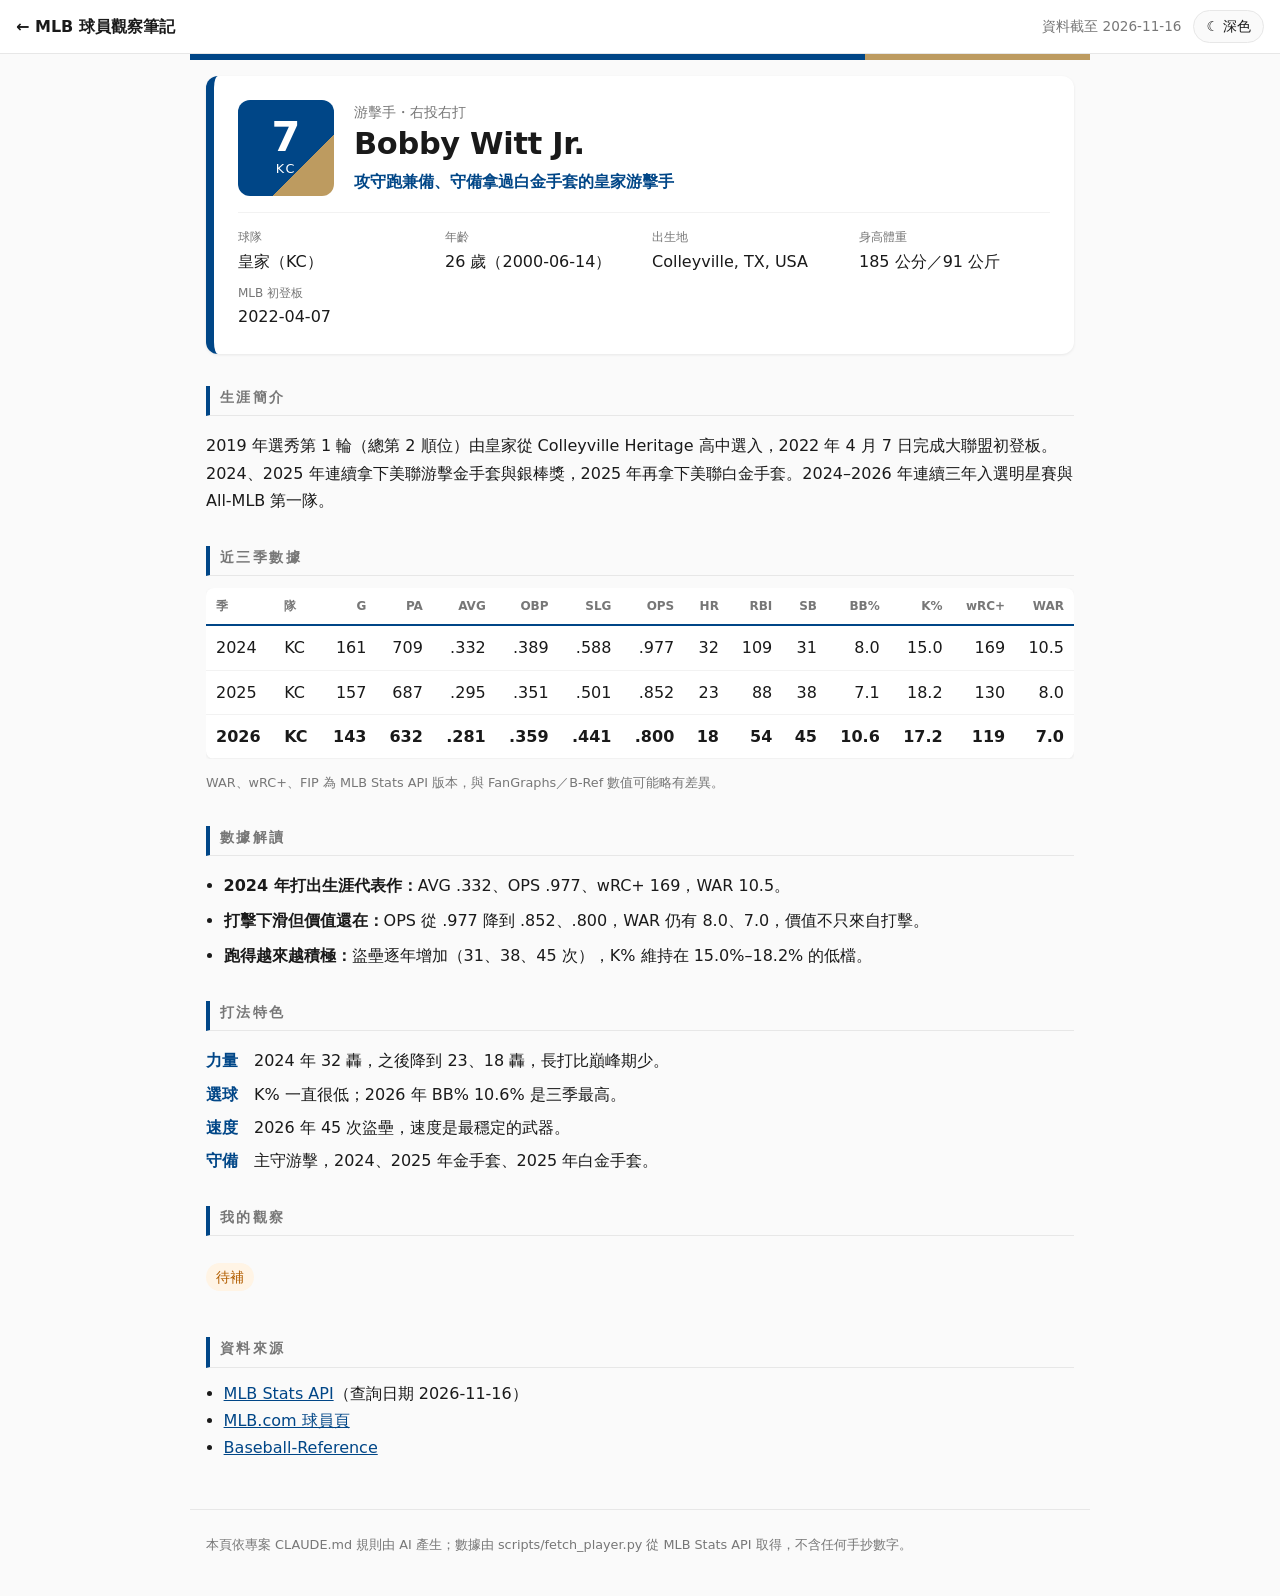
<file: pages/players/bobby-witt-jr.html>
<!DOCTYPE html>
<html lang="zh-Hant">
<head>
<meta charset="utf-8">
<meta name="viewport" content="width=device-width, initial-scale=1">
<title>Bobby Witt Jr.｜MLB 球員觀察筆記</title>
<link rel="stylesheet" href="../../assets/css/site.css">
<script src="../../assets/js/theme.js"></script>
</head>
<body>
<header class="site-bar"><a href="../../index.html">← MLB 球員觀察筆記</a><span>資料截至 2026-11-16</span></header>

<main class="page player" style="--team-primary:#004687; --team-secondary:#BD9B60">

  <section class="player-card" id="card">
<!-- data:jersey:start -->
<div class="jersey"><span class="num">7</span><span class="abbr">KC</span></div>
<!-- data:jersey:end -->
    <div class="who">
<!-- data:pos:start -->
<p class="pos">游擊手・右投右打</p>
<!-- data:pos:end -->
      <h1>Bobby Witt Jr.</h1>
      <p class="tagline">攻守跑兼備、守備拿過白金手套的皇家游擊手</p>
    </div>
<!-- data:facts:start -->
<dl class="facts">
  <div><dt>球隊</dt><dd>皇家（KC）</dd></div>
  <div><dt>年齡</dt><dd>26 歲（2000-06-14）</dd></div>
  <div><dt>出生地</dt><dd>Colleyville, TX, USA</dd></div>
  <div><dt>身高體重</dt><dd>185 公分／91 公斤</dd></div>
  <div><dt>MLB 初登板</dt><dd>2022-04-07</dd></div>
</dl>
<!-- data:facts:end -->
  </section>

  <section class="block" id="bio">
    <h2>生涯簡介</h2>
    <p>2019 年選秀第 1 輪（總第 2 順位）由皇家從 Colleyville Heritage 高中選入，2022 年 4 月 7 日完成大聯盟初登板。2024、2025 年連續拿下美聯游擊金手套與銀棒獎，2025 年再拿下美聯白金手套。2024–2026 年連續三年入選明星賽與 All-MLB 第一隊。</p>
  </section>

  <section class="block" id="stats">
    <h2>近三季數據</h2>
<!-- data:stats:start -->
<div class="table-wrap"><table class="stats">
<thead><tr><th>季</th><th>隊</th><th><abbr title="出賽場次">G</abbr></th><th><abbr title="打席">PA</abbr></th><th><abbr title="打擊率">AVG</abbr></th><th><abbr title="上壘率">OBP</abbr></th><th><abbr title="長打率">SLG</abbr></th><th><abbr title="整體攻擊指數（OBP＋SLG）">OPS</abbr></th><th><abbr title="全壘打">HR</abbr></th><th><abbr title="打點">RBI</abbr></th><th><abbr title="盜壘">SB</abbr></th><th><abbr title="保送率（保送／打席）">BB%</abbr></th><th><abbr title="三振率">K%</abbr></th><th><abbr title="加權得分創造（100＝聯盟平均）">wRC+</abbr></th><th><abbr title="勝場貢獻值">WAR</abbr></th></tr></thead>
<tbody>
<tr><td>2024</td><td>KC</td><td>161</td><td>709</td><td>.332</td><td>.389</td><td>.588</td><td>.977</td><td>32</td><td>109</td><td>31</td><td>8.0</td><td>15.0</td><td>169</td><td>10.5</td></tr>
<tr><td>2025</td><td>KC</td><td>157</td><td>687</td><td>.295</td><td>.351</td><td>.501</td><td>.852</td><td>23</td><td>88</td><td>38</td><td>7.1</td><td>18.2</td><td>130</td><td>8.0</td></tr>
<tr><td>2026</td><td>KC</td><td>143</td><td>632</td><td>.281</td><td>.359</td><td>.441</td><td>.800</td><td>18</td><td>54</td><td>45</td><td>10.6</td><td>17.2</td><td>119</td><td>7.0</td></tr>
</tbody>
</table></div>
<p class="note">WAR、wRC+、FIP 為 MLB Stats API 版本，與 FanGraphs／B-Ref 數值可能略有差異。</p>
<!-- data:stats:end -->
  </section>

  <section class="block" id="analysis">
    <h2>數據解讀</h2>
    <ul class="points">
      <li><b>2024 年打出生涯代表作：</b>AVG .332、OPS .977、wRC+ 169，WAR 10.5。</li>
      <li><b>打擊下滑但價值還在：</b>OPS 從 .977 降到 .852、.800，WAR 仍有 8.0、7.0，價值不只來自打擊。</li>
      <li><b>跑得越來越積極：</b>盜壘逐年增加（31、38、45 次），K% 維持在 15.0%–18.2% 的低檔。</li>
    </ul>
  </section>

  <section class="block" id="style">
    <h2>打法特色</h2>
<!-- data:arsenal:start -->

<!-- data:arsenal:end -->
    <ul class="traits">
      <li><b>力量</b>2024 年 32 轟，之後降到 23、18 轟，長打比巔峰期少。</li>
      <li><b>選球</b>K% 一直很低；2026 年 BB% 10.6% 是三季最高。</li>
      <li><b>速度</b>2026 年 45 次盜壘，速度是最穩定的武器。</li>
      <li><b>守備</b>主守游擊，2024、2025 年金手套、2025 年白金手套。</li>
    </ul>
  </section>

  <section class="block mine" id="mine">
    <h2>我的觀察</h2>
    <p class="todo">待補</p>
  </section>

  <section class="block sources" id="sources">
    <h2>資料來源</h2>
<!-- data:sources:start -->
<ul>
  <li><a href="https://statsapi.mlb.com/api/v1/people/677951">MLB Stats API</a>（查詢日期 2026-11-16）</li>
  <li><a href="https://www.mlb.com/player/bobby-witt-jr-677951">MLB.com 球員頁</a></li>
  <li><a href="https://www.baseball-reference.com/search/search.fcgi?search=Bobby%20Witt%20Jr.">Baseball-Reference</a></li>
</ul>
<!-- data:sources:end -->
  </section>

</main>

<footer class="site-foot">本頁依專案 CLAUDE.md 規則由 AI 產生；數據由 scripts/fetch_player.py 從 MLB Stats API 取得，不含任何手抄數字。</footer>
</body>
</html>
</file>
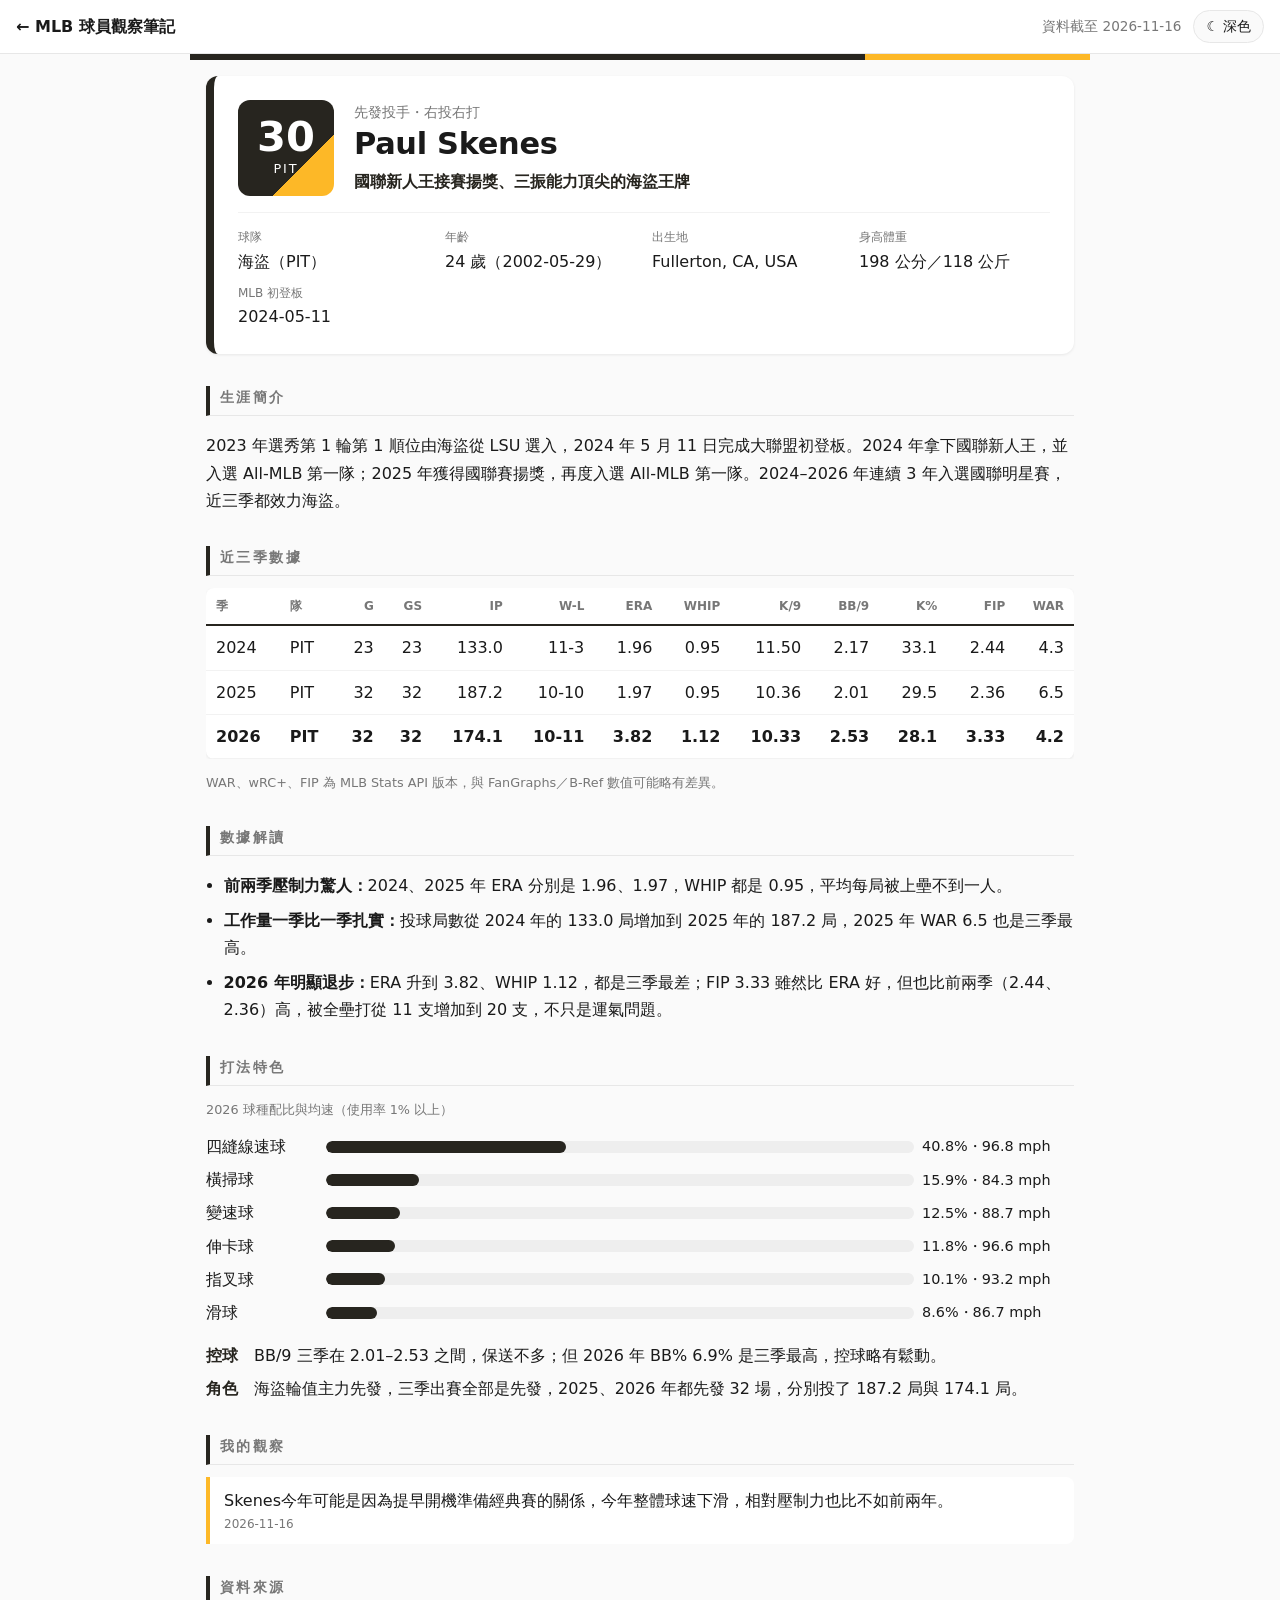
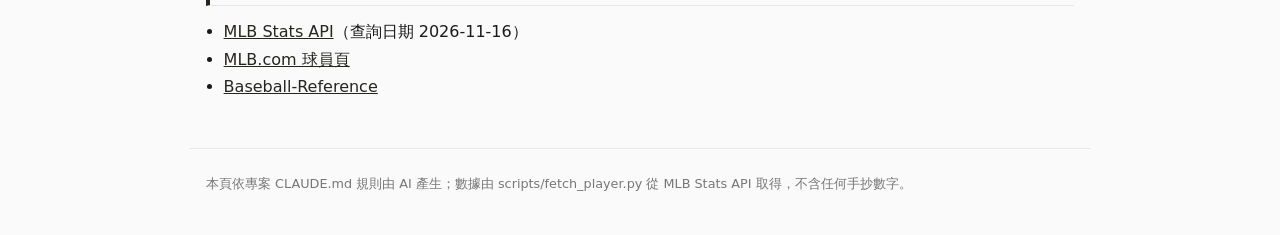
<file: pages/players/paul-skenes.html>
<!DOCTYPE html>
<html lang="zh-Hant">
<head>
<meta charset="utf-8">
<meta name="viewport" content="width=device-width, initial-scale=1">
<title>Paul Skenes｜MLB 球員觀察筆記</title>
<link rel="stylesheet" href="../../assets/css/site.css">
<script src="../../assets/js/theme.js"></script>
</head>
<body>
<header class="site-bar"><a href="../../index.html">← MLB 球員觀察筆記</a><span>資料截至 2026-11-16</span></header>

<main class="page player" style="--team-primary:#27251F; --team-secondary:#FDB827">

  <section class="player-card" id="card">
<!-- data:jersey:start -->
<div class="jersey"><span class="num">30</span><span class="abbr">PIT</span></div>
<!-- data:jersey:end -->
    <div class="who">
<!-- data:pos:start -->
<p class="pos">先發投手・右投右打</p>
<!-- data:pos:end -->
      <h1>Paul Skenes</h1>
      <p class="tagline">國聯新人王接賽揚獎、三振能力頂尖的海盜王牌</p>
    </div>
<!-- data:facts:start -->
<dl class="facts">
  <div><dt>球隊</dt><dd>海盜（PIT）</dd></div>
  <div><dt>年齡</dt><dd>24 歲（2002-05-29）</dd></div>
  <div><dt>出生地</dt><dd>Fullerton, CA, USA</dd></div>
  <div><dt>身高體重</dt><dd>198 公分／118 公斤</dd></div>
  <div><dt>MLB 初登板</dt><dd>2024-05-11</dd></div>
</dl>
<!-- data:facts:end -->
  </section>

  <section class="block" id="bio">
    <h2>生涯簡介</h2>
    <p>2023 年選秀第 1 輪第 1 順位由海盜從 LSU 選入，2024 年 5 月 11 日完成大聯盟初登板。2024 年拿下國聯新人王，並入選 All-MLB 第一隊；2025 年獲得國聯賽揚獎，再度入選 All-MLB 第一隊。2024–2026 年連續 3 年入選國聯明星賽，近三季都效力海盜。</p>
  </section>

  <section class="block" id="stats">
    <h2>近三季數據</h2>
<!-- data:stats:start -->
<div class="table-wrap"><table class="stats">
<thead><tr><th>季</th><th>隊</th><th><abbr title="出賽場次">G</abbr></th><th><abbr title="先發場次">GS</abbr></th><th><abbr title="投球局數">IP</abbr></th><th><abbr title="勝-敗">W-L</abbr></th><th><abbr title="防禦率">ERA</abbr></th><th><abbr title="每局被上壘數">WHIP</abbr></th><th><abbr title="每九局三振">K/9</abbr></th><th><abbr title="每九局保送">BB/9</abbr></th><th><abbr title="三振率">K%</abbr></th><th><abbr title="投手獨立防禦率">FIP</abbr></th><th><abbr title="勝場貢獻值">WAR</abbr></th></tr></thead>
<tbody>
<tr><td>2024</td><td>PIT</td><td>23</td><td>23</td><td>133.0</td><td>11-3</td><td>1.96</td><td>0.95</td><td>11.50</td><td>2.17</td><td>33.1</td><td>2.44</td><td>4.3</td></tr>
<tr><td>2025</td><td>PIT</td><td>32</td><td>32</td><td>187.2</td><td>10-10</td><td>1.97</td><td>0.95</td><td>10.36</td><td>2.01</td><td>29.5</td><td>2.36</td><td>6.5</td></tr>
<tr><td>2026</td><td>PIT</td><td>32</td><td>32</td><td>174.1</td><td>10-11</td><td>3.82</td><td>1.12</td><td>10.33</td><td>2.53</td><td>28.1</td><td>3.33</td><td>4.2</td></tr>
</tbody>
</table></div>
<p class="note">WAR、wRC+、FIP 為 MLB Stats API 版本，與 FanGraphs／B-Ref 數值可能略有差異。</p>
<!-- data:stats:end -->
  </section>

  <section class="block" id="analysis">
    <h2>數據解讀</h2>
    <ul class="points">
      <li><b>前兩季壓制力驚人：</b>2024、2025 年 ERA 分別是 1.96、1.97，WHIP 都是 0.95，平均每局被上壘不到一人。</li>
      <li><b>工作量一季比一季扎實：</b>投球局數從 2024 年的 133.0 局增加到 2025 年的 187.2 局，2025 年 WAR 6.5 也是三季最高。</li>
      <li><b>2026 年明顯退步：</b>ERA 升到 3.82、WHIP 1.12，都是三季最差；FIP 3.33 雖然比 ERA 好，但也比前兩季（2.44、2.36）高，被全壘打從 11 支增加到 20 支，不只是運氣問題。</li>
    </ul>
  </section>

  <section class="block" id="style">
    <h2>打法特色</h2>
<!-- data:arsenal:start -->
<p class="sub">2026 球種配比與均速（使用率 1% 以上）</p>
<div class="arsenal">
<div class="pitch"><span class="pname">四縫線速球</span><span class="bar"><i style="--w:40.8%"></i></span><span class="pval">40.8%・96.8 mph</span></div>
<div class="pitch"><span class="pname">橫掃球</span><span class="bar"><i style="--w:15.9%"></i></span><span class="pval">15.9%・84.3 mph</span></div>
<div class="pitch"><span class="pname">變速球</span><span class="bar"><i style="--w:12.5%"></i></span><span class="pval">12.5%・88.7 mph</span></div>
<div class="pitch"><span class="pname">伸卡球</span><span class="bar"><i style="--w:11.8%"></i></span><span class="pval">11.8%・96.6 mph</span></div>
<div class="pitch"><span class="pname">指叉球</span><span class="bar"><i style="--w:10.1%"></i></span><span class="pval">10.1%・93.2 mph</span></div>
<div class="pitch"><span class="pname">滑球</span><span class="bar"><i style="--w:8.6%"></i></span><span class="pval">8.6%・86.7 mph</span></div>
</div>
<!-- data:arsenal:end -->
    <ul class="traits">
      <li><b>控球</b>BB/9 三季在 2.01–2.53 之間，保送不多；但 2026 年 BB% 6.9% 是三季最高，控球略有鬆動。</li>
      <li><b>角色</b>海盜輪值主力先發，三季出賽全部是先發，2025、2026 年都先發 32 場，分別投了 187.2 局與 174.1 局。</li>
    </ul>
  </section>

  <section class="block mine" id="mine">
    <h2>我的觀察</h2>
    <blockquote>Skenes今年可能是因為提早開機準備經典賽的關係，今年整體球速下滑，相對壓制力也比不如前兩年。<cite>2026-11-16</cite></blockquote>
  </section>

  <section class="block sources" id="sources">
    <h2>資料來源</h2>
<!-- data:sources:start -->
<ul>
  <li><a href="https://statsapi.mlb.com/api/v1/people/694973">MLB Stats API</a>（查詢日期 2026-11-16）</li>
  <li><a href="https://www.mlb.com/player/paul-skenes-694973">MLB.com 球員頁</a></li>
  <li><a href="https://www.baseball-reference.com/search/search.fcgi?search=Paul%20Skenes">Baseball-Reference</a></li>
</ul>
<!-- data:sources:end -->
  </section>

</main>

<footer class="site-foot">本頁依專案 CLAUDE.md 規則由 AI 產生；數據由 scripts/fetch_player.py 從 MLB Stats API 取得，不含任何手抄數字。</footer>
</body>
</html>
</file>
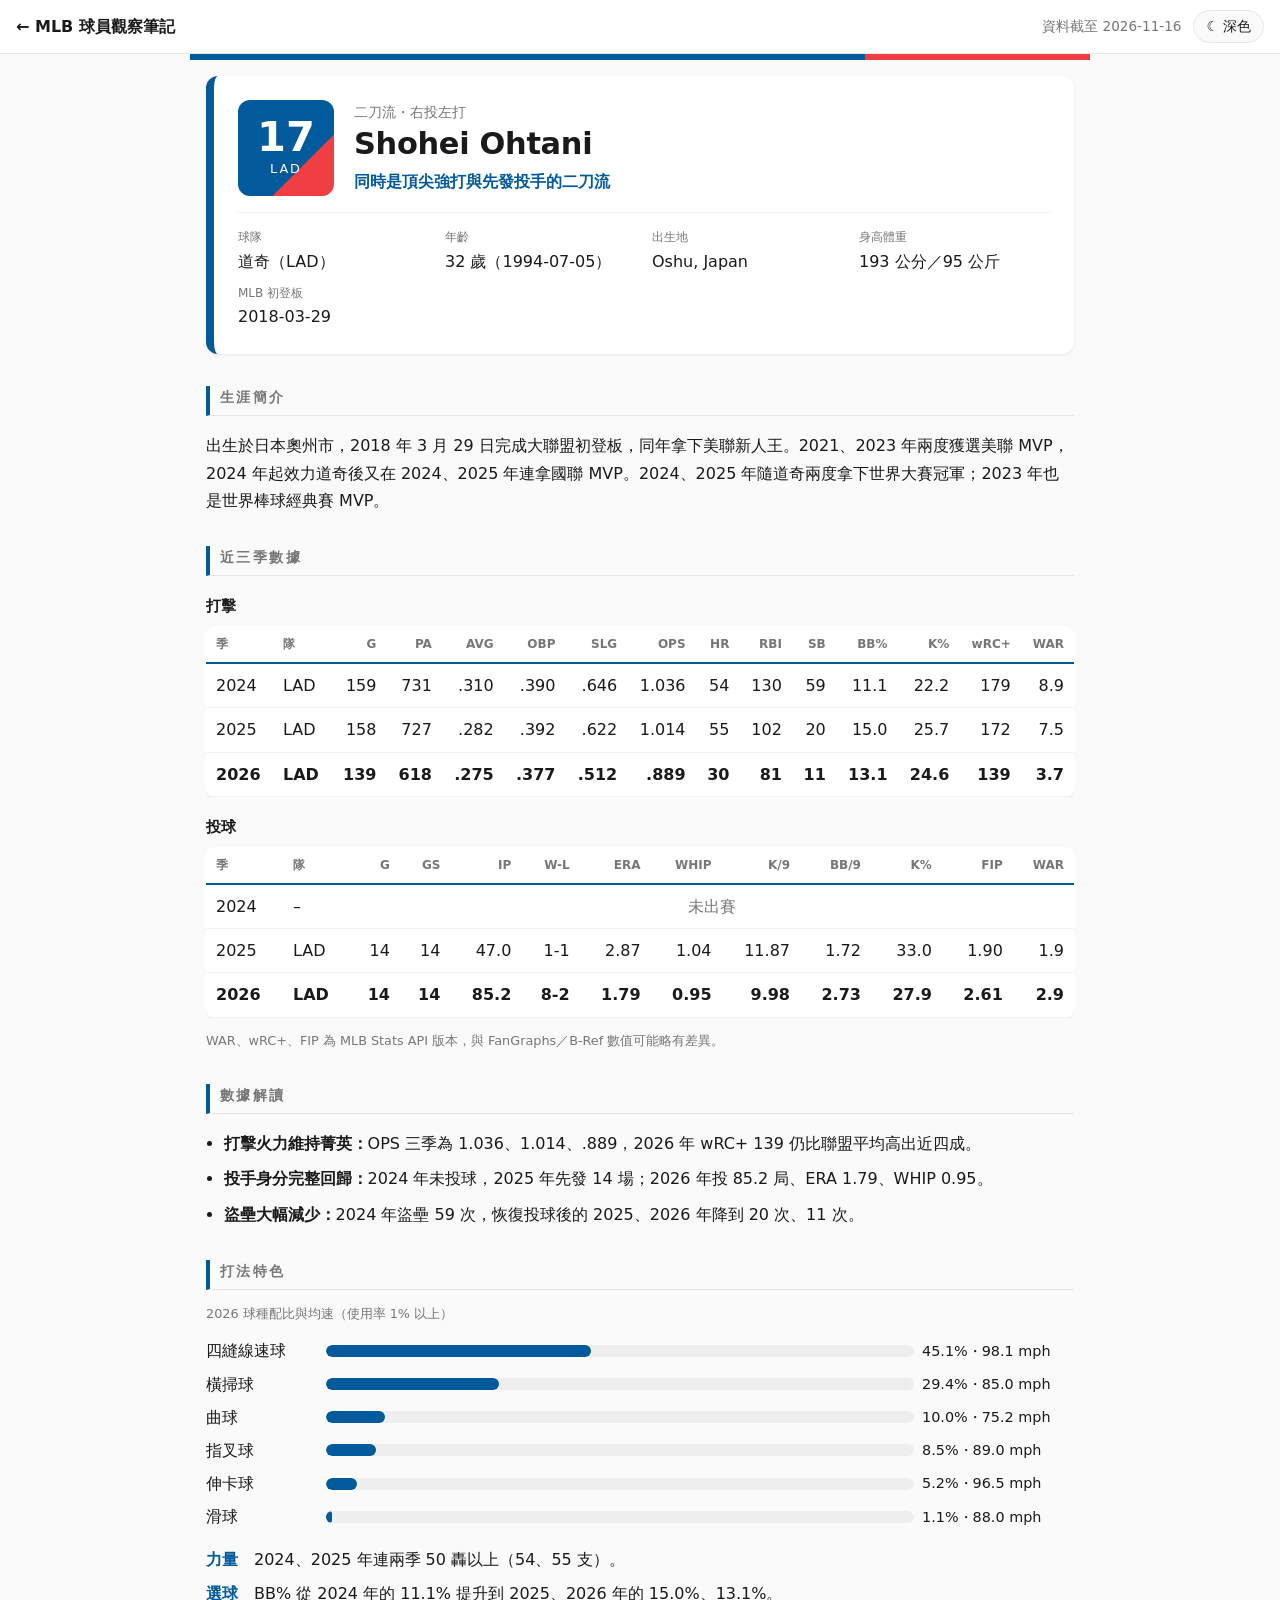
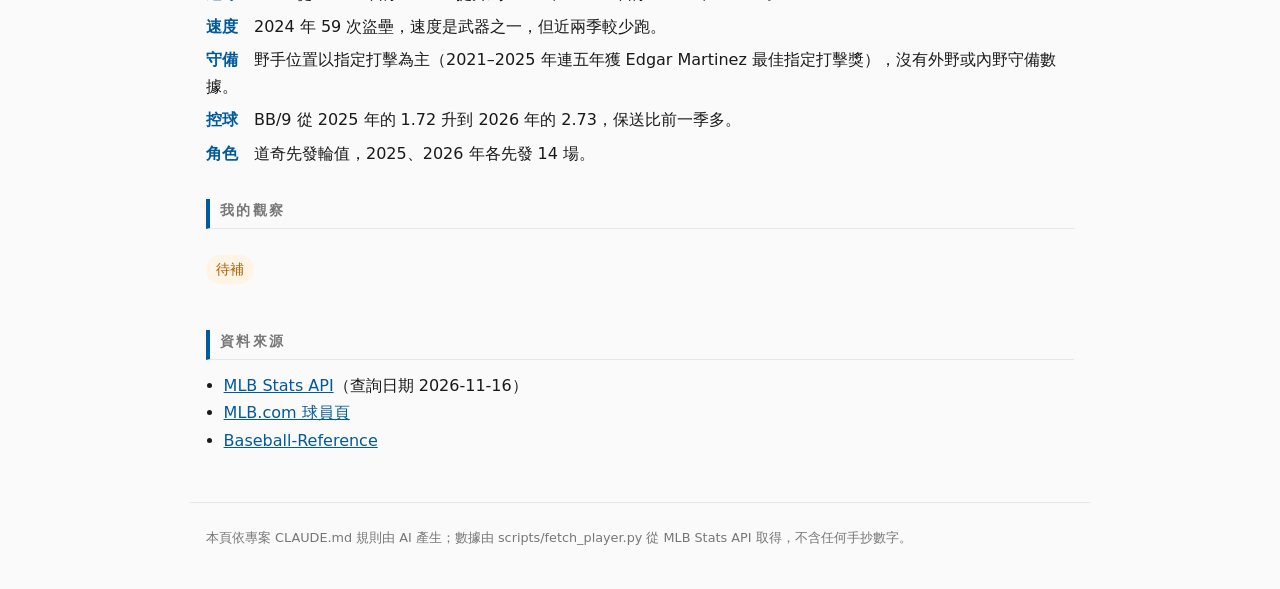
<file: pages/players/shohei-ohtani.html>
<!DOCTYPE html>
<html lang="zh-Hant">
<head>
<meta charset="utf-8">
<meta name="viewport" content="width=device-width, initial-scale=1">
<title>Shohei Ohtani｜MLB 球員觀察筆記</title>
<link rel="stylesheet" href="../../assets/css/site.css">
<script src="../../assets/js/theme.js"></script>
</head>
<body>
<header class="site-bar"><a href="../../index.html">← MLB 球員觀察筆記</a><span>資料截至 2026-11-16</span></header>

<main class="page player" style="--team-primary:#005A9C; --team-secondary:#EF3E42">

  <section class="player-card" id="card">
<!-- data:jersey:start -->
<div class="jersey"><span class="num">17</span><span class="abbr">LAD</span></div>
<!-- data:jersey:end -->
    <div class="who">
<!-- data:pos:start -->
<p class="pos">二刀流・右投左打</p>
<!-- data:pos:end -->
      <h1>Shohei Ohtani</h1>
      <p class="tagline">同時是頂尖強打與先發投手的二刀流</p>
    </div>
<!-- data:facts:start -->
<dl class="facts">
  <div><dt>球隊</dt><dd>道奇（LAD）</dd></div>
  <div><dt>年齡</dt><dd>32 歲（1994-07-05）</dd></div>
  <div><dt>出生地</dt><dd>Oshu, Japan</dd></div>
  <div><dt>身高體重</dt><dd>193 公分／95 公斤</dd></div>
  <div><dt>MLB 初登板</dt><dd>2018-03-29</dd></div>
</dl>
<!-- data:facts:end -->
  </section>

  <section class="block" id="bio">
    <h2>生涯簡介</h2>
    <p>出生於日本奧州市，2018 年 3 月 29 日完成大聯盟初登板，同年拿下美聯新人王。2021、2023 年兩度獲選美聯 MVP，2024 年起效力道奇後又在 2024、2025 年連拿國聯 MVP。2024、2025 年隨道奇兩度拿下世界大賽冠軍；2023 年也是世界棒球經典賽 MVP。</p>
  </section>

  <section class="block" id="stats">
    <h2>近三季數據</h2>
<!-- data:stats:start -->
<h3>打擊</h3>
<div class="table-wrap"><table class="stats">
<thead><tr><th>季</th><th>隊</th><th><abbr title="出賽場次">G</abbr></th><th><abbr title="打席">PA</abbr></th><th><abbr title="打擊率">AVG</abbr></th><th><abbr title="上壘率">OBP</abbr></th><th><abbr title="長打率">SLG</abbr></th><th><abbr title="整體攻擊指數（OBP＋SLG）">OPS</abbr></th><th><abbr title="全壘打">HR</abbr></th><th><abbr title="打點">RBI</abbr></th><th><abbr title="盜壘">SB</abbr></th><th><abbr title="保送率（保送／打席）">BB%</abbr></th><th><abbr title="三振率">K%</abbr></th><th><abbr title="加權得分創造（100＝聯盟平均）">wRC+</abbr></th><th><abbr title="勝場貢獻值">WAR</abbr></th></tr></thead>
<tbody>
<tr><td>2024</td><td>LAD</td><td>159</td><td>731</td><td>.310</td><td>.390</td><td>.646</td><td>1.036</td><td>54</td><td>130</td><td>59</td><td>11.1</td><td>22.2</td><td>179</td><td>8.9</td></tr>
<tr><td>2025</td><td>LAD</td><td>158</td><td>727</td><td>.282</td><td>.392</td><td>.622</td><td>1.014</td><td>55</td><td>102</td><td>20</td><td>15.0</td><td>25.7</td><td>172</td><td>7.5</td></tr>
<tr><td>2026</td><td>LAD</td><td>139</td><td>618</td><td>.275</td><td>.377</td><td>.512</td><td>.889</td><td>30</td><td>81</td><td>11</td><td>13.1</td><td>24.6</td><td>139</td><td>3.7</td></tr>
</tbody>
</table></div>
<h3>投球</h3>
<div class="table-wrap"><table class="stats">
<thead><tr><th>季</th><th>隊</th><th><abbr title="出賽場次">G</abbr></th><th><abbr title="先發場次">GS</abbr></th><th><abbr title="投球局數">IP</abbr></th><th><abbr title="勝-敗">W-L</abbr></th><th><abbr title="防禦率">ERA</abbr></th><th><abbr title="每局被上壘數">WHIP</abbr></th><th><abbr title="每九局三振">K/9</abbr></th><th><abbr title="每九局保送">BB/9</abbr></th><th><abbr title="三振率">K%</abbr></th><th><abbr title="投手獨立防禦率">FIP</abbr></th><th><abbr title="勝場貢獻值">WAR</abbr></th></tr></thead>
<tbody>
<tr><td>2024</td><td>–</td><td class="dnp" colspan="11">未出賽</td></tr>
<tr><td>2025</td><td>LAD</td><td>14</td><td>14</td><td>47.0</td><td>1-1</td><td>2.87</td><td>1.04</td><td>11.87</td><td>1.72</td><td>33.0</td><td>1.90</td><td>1.9</td></tr>
<tr><td>2026</td><td>LAD</td><td>14</td><td>14</td><td>85.2</td><td>8-2</td><td>1.79</td><td>0.95</td><td>9.98</td><td>2.73</td><td>27.9</td><td>2.61</td><td>2.9</td></tr>
</tbody>
</table></div>
<p class="note">WAR、wRC+、FIP 為 MLB Stats API 版本，與 FanGraphs／B-Ref 數值可能略有差異。</p>
<!-- data:stats:end -->
  </section>

  <section class="block" id="analysis">
    <h2>數據解讀</h2>
    <ul class="points">
      <li><b>打擊火力維持菁英：</b>OPS 三季為 1.036、1.014、.889，2026 年 wRC+ 139 仍比聯盟平均高出近四成。</li>
      <li><b>投手身分完整回歸：</b>2024 年未投球，2025 年先發 14 場；2026 年投 85.2 局、ERA 1.79、WHIP 0.95。</li>
      <li><b>盜壘大幅減少：</b>2024 年盜壘 59 次，恢復投球後的 2025、2026 年降到 20 次、11 次。</li>
    </ul>
  </section>

  <section class="block" id="style">
    <h2>打法特色</h2>
<!-- data:arsenal:start -->
<p class="sub">2026 球種配比與均速（使用率 1% 以上）</p>
<div class="arsenal">
<div class="pitch"><span class="pname">四縫線速球</span><span class="bar"><i style="--w:45.1%"></i></span><span class="pval">45.1%・98.1 mph</span></div>
<div class="pitch"><span class="pname">橫掃球</span><span class="bar"><i style="--w:29.4%"></i></span><span class="pval">29.4%・85.0 mph</span></div>
<div class="pitch"><span class="pname">曲球</span><span class="bar"><i style="--w:10.0%"></i></span><span class="pval">10.0%・75.2 mph</span></div>
<div class="pitch"><span class="pname">指叉球</span><span class="bar"><i style="--w:8.5%"></i></span><span class="pval">8.5%・89.0 mph</span></div>
<div class="pitch"><span class="pname">伸卡球</span><span class="bar"><i style="--w:5.2%"></i></span><span class="pval">5.2%・96.5 mph</span></div>
<div class="pitch"><span class="pname">滑球</span><span class="bar"><i style="--w:1.1%"></i></span><span class="pval">1.1%・88.0 mph</span></div>
</div>
<!-- data:arsenal:end -->
    <ul class="traits">
      <li><b>力量</b>2024、2025 年連兩季 50 轟以上（54、55 支）。</li>
      <li><b>選球</b>BB% 從 2024 年的 11.1% 提升到 2025、2026 年的 15.0%、13.1%。</li>
      <li><b>速度</b>2024 年 59 次盜壘，速度是武器之一，但近兩季較少跑。</li>
      <li><b>守備</b>野手位置以指定打擊為主（2021–2025 年連五年獲 Edgar Martinez 最佳指定打擊獎），沒有外野或內野守備數據。</li>
      <li><b>控球</b>BB/9 從 2025 年的 1.72 升到 2026 年的 2.73，保送比前一季多。</li>
      <li><b>角色</b>道奇先發輪值，2025、2026 年各先發 14 場。</li>
    </ul>
  </section>

  <section class="block mine" id="mine">
    <h2>我的觀察</h2>
    <p class="todo">待補</p>
  </section>

  <section class="block sources" id="sources">
    <h2>資料來源</h2>
<!-- data:sources:start -->
<ul>
  <li><a href="https://statsapi.mlb.com/api/v1/people/660271">MLB Stats API</a>（查詢日期 2026-11-16）</li>
  <li><a href="https://www.mlb.com/player/shohei-ohtani-660271">MLB.com 球員頁</a></li>
  <li><a href="https://www.baseball-reference.com/search/search.fcgi?search=Shohei%20Ohtani">Baseball-Reference</a></li>
</ul>
<!-- data:sources:end -->
  </section>

</main>

<footer class="site-foot">本頁依專案 CLAUDE.md 規則由 AI 產生；數據由 scripts/fetch_player.py 從 MLB Stats API 取得，不含任何手抄數字。</footer>
</body>
</html>
</file>
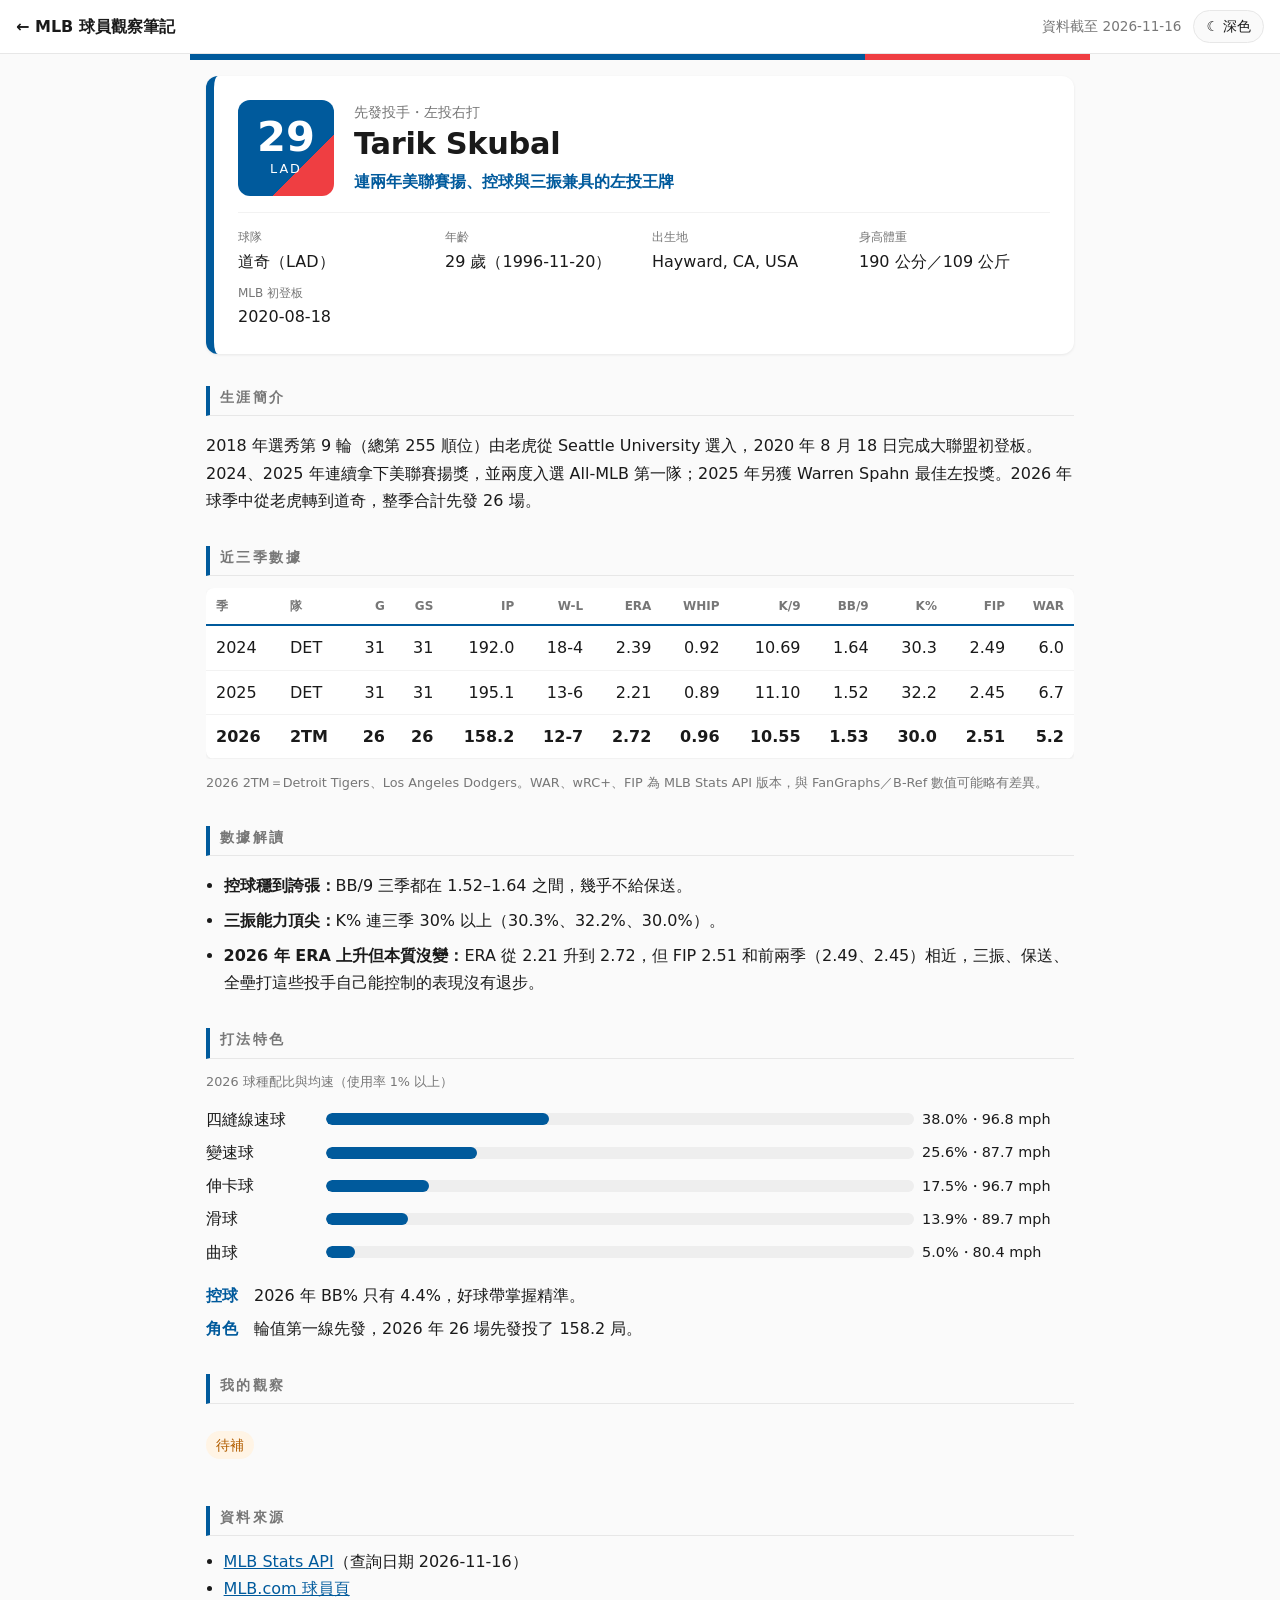
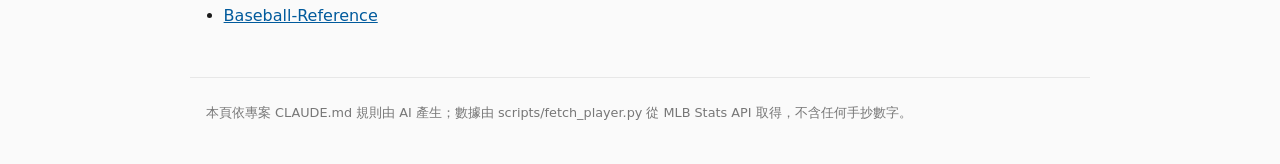
<file: pages/players/tarik-skubal.html>
<!DOCTYPE html>
<html lang="zh-Hant">
<head>
<meta charset="utf-8">
<meta name="viewport" content="width=device-width, initial-scale=1">
<title>Tarik Skubal｜MLB 球員觀察筆記</title>
<link rel="stylesheet" href="../../assets/css/site.css">
<script src="../../assets/js/theme.js"></script>
</head>
<body>
<header class="site-bar"><a href="../../index.html">← MLB 球員觀察筆記</a><span>資料截至 2026-11-16</span></header>

<main class="page player" style="--team-primary:#005A9C; --team-secondary:#EF3E42">

  <section class="player-card" id="card">
<!-- data:jersey:start -->
<div class="jersey"><span class="num">29</span><span class="abbr">LAD</span></div>
<!-- data:jersey:end -->
    <div class="who">
<!-- data:pos:start -->
<p class="pos">先發投手・左投右打</p>
<!-- data:pos:end -->
      <h1>Tarik Skubal</h1>
      <p class="tagline">連兩年美聯賽揚、控球與三振兼具的左投王牌</p>
    </div>
<!-- data:facts:start -->
<dl class="facts">
  <div><dt>球隊</dt><dd>道奇（LAD）</dd></div>
  <div><dt>年齡</dt><dd>29 歲（1996-11-20）</dd></div>
  <div><dt>出生地</dt><dd>Hayward, CA, USA</dd></div>
  <div><dt>身高體重</dt><dd>190 公分／109 公斤</dd></div>
  <div><dt>MLB 初登板</dt><dd>2020-08-18</dd></div>
</dl>
<!-- data:facts:end -->
  </section>

  <section class="block" id="bio">
    <h2>生涯簡介</h2>
    <p>2018 年選秀第 9 輪（總第 255 順位）由老虎從 Seattle University 選入，2020 年 8 月 18 日完成大聯盟初登板。2024、2025 年連續拿下美聯賽揚獎，並兩度入選 All-MLB 第一隊；2025 年另獲 Warren Spahn 最佳左投獎。2026 年球季中從老虎轉到道奇，整季合計先發 26 場。</p>
  </section>

  <section class="block" id="stats">
    <h2>近三季數據</h2>
<!-- data:stats:start -->
<div class="table-wrap"><table class="stats">
<thead><tr><th>季</th><th>隊</th><th><abbr title="出賽場次">G</abbr></th><th><abbr title="先發場次">GS</abbr></th><th><abbr title="投球局數">IP</abbr></th><th><abbr title="勝-敗">W-L</abbr></th><th><abbr title="防禦率">ERA</abbr></th><th><abbr title="每局被上壘數">WHIP</abbr></th><th><abbr title="每九局三振">K/9</abbr></th><th><abbr title="每九局保送">BB/9</abbr></th><th><abbr title="三振率">K%</abbr></th><th><abbr title="投手獨立防禦率">FIP</abbr></th><th><abbr title="勝場貢獻值">WAR</abbr></th></tr></thead>
<tbody>
<tr><td>2024</td><td>DET</td><td>31</td><td>31</td><td>192.0</td><td>18-4</td><td>2.39</td><td>0.92</td><td>10.69</td><td>1.64</td><td>30.3</td><td>2.49</td><td>6.0</td></tr>
<tr><td>2025</td><td>DET</td><td>31</td><td>31</td><td>195.1</td><td>13-6</td><td>2.21</td><td>0.89</td><td>11.10</td><td>1.52</td><td>32.2</td><td>2.45</td><td>6.7</td></tr>
<tr><td>2026</td><td>2TM</td><td>26</td><td>26</td><td>158.2</td><td>12-7</td><td>2.72</td><td>0.96</td><td>10.55</td><td>1.53</td><td>30.0</td><td>2.51</td><td>5.2</td></tr>
</tbody>
</table></div>
<p class="note">2026 2TM＝Detroit Tigers、Los Angeles Dodgers。WAR、wRC+、FIP 為 MLB Stats API 版本，與 FanGraphs／B-Ref 數值可能略有差異。</p>
<!-- data:stats:end -->
  </section>

  <section class="block" id="analysis">
    <h2>數據解讀</h2>
    <ul class="points">
      <li><b>控球穩到誇張：</b>BB/9 三季都在 1.52–1.64 之間，幾乎不給保送。</li>
      <li><b>三振能力頂尖：</b>K% 連三季 30% 以上（30.3%、32.2%、30.0%）。</li>
      <li><b>2026 年 ERA 上升但本質沒變：</b>ERA 從 2.21 升到 2.72，但 FIP 2.51 和前兩季（2.49、2.45）相近，三振、保送、全壘打這些投手自己能控制的表現沒有退步。</li>
    </ul>
  </section>

  <section class="block" id="style">
    <h2>打法特色</h2>
<!-- data:arsenal:start -->
<p class="sub">2026 球種配比與均速（使用率 1% 以上）</p>
<div class="arsenal">
<div class="pitch"><span class="pname">四縫線速球</span><span class="bar"><i style="--w:38.0%"></i></span><span class="pval">38.0%・96.8 mph</span></div>
<div class="pitch"><span class="pname">變速球</span><span class="bar"><i style="--w:25.6%"></i></span><span class="pval">25.6%・87.7 mph</span></div>
<div class="pitch"><span class="pname">伸卡球</span><span class="bar"><i style="--w:17.5%"></i></span><span class="pval">17.5%・96.7 mph</span></div>
<div class="pitch"><span class="pname">滑球</span><span class="bar"><i style="--w:13.9%"></i></span><span class="pval">13.9%・89.7 mph</span></div>
<div class="pitch"><span class="pname">曲球</span><span class="bar"><i style="--w:5.0%"></i></span><span class="pval">5.0%・80.4 mph</span></div>
</div>
<!-- data:arsenal:end -->
    <ul class="traits">
      <li><b>控球</b>2026 年 BB% 只有 4.4%，好球帶掌握精準。</li>
      <li><b>角色</b>輪值第一線先發，2026 年 26 場先發投了 158.2 局。</li>
    </ul>
  </section>

  <section class="block mine" id="mine">
    <h2>我的觀察</h2>
    <p class="todo">待補</p>
  </section>

  <section class="block sources" id="sources">
    <h2>資料來源</h2>
<!-- data:sources:start -->
<ul>
  <li><a href="https://statsapi.mlb.com/api/v1/people/669373">MLB Stats API</a>（查詢日期 2026-11-16）</li>
  <li><a href="https://www.mlb.com/player/tarik-skubal-669373">MLB.com 球員頁</a></li>
  <li><a href="https://www.baseball-reference.com/search/search.fcgi?search=Tarik%20Skubal">Baseball-Reference</a></li>
</ul>
<!-- data:sources:end -->
  </section>

</main>

<footer class="site-foot">本頁依專案 CLAUDE.md 規則由 AI 產生；數據由 scripts/fetch_player.py 從 MLB Stats API 取得，不含任何手抄數字。</footer>
</body>
</html>
</file>
<file: assets/css/site.css>
/* =========================================================
   MLB 球員觀察筆記 — 全站唯一樣式表（風格：C 數據雜誌＋球隊配色）
   規則：頁面不可寫 <style>；行內 style 只能設定 CSS 變數
   （--team-primary、--team-secondary、--w），其他一律寫在這裡。
   深色模式：<html data-theme="dark">（由 assets/js/theme.js 設定），
   顏色一律用下面的變數，不要在元件裡寫死顏色。
   球隊色用法：色塊（背號、色帶）用 --team-primary／--team-secondary；
   文字與線條用 --accent（深色模式會自動調亮，避免深色隊色看不到）。
   ========================================================= */

:root {
  --bg: #fafafa;
  --surface: #ffffff;
  --text: #1a1a1a;
  --muted: #777;
  --line: #e7e7e7;
  --line-soft: #f2f2f2;
  --todo-bg: #fff4e5;
  --todo-text: #b25e00;
  --bar-bg: #eeeeee;
  --hover-shadow: 0 4px 12px rgba(0, 0, 0, .12);
  /* 預設球隊色（沒有設定時使用）；球員頁在 <main> 上覆寫 */
  --team-primary: #1f3a5f;
  --team-secondary: #c8102e;
  --radius: 12px;
  --shadow: 0 1px 3px rgba(0, 0, 0, .08);
  color-scheme: light;
}

/* ---------- 深色模式 ---------- */
[data-theme="dark"] {
  --bg: #121417;
  --surface: #1c1f24;
  --text: #e6e6e6;
  --muted: #9aa0a6;
  --line: #2e3238;
  --line-soft: #262a30;
  --todo-bg: #3a2a12;
  --todo-text: #ffb35c;
  --bar-bg: #2e3238;
  --shadow: 0 1px 3px rgba(0, 0, 0, .5);
  --hover-shadow: 0 4px 14px rgba(0, 0, 0, .6);
  color-scheme: dark;
}

/* 文字與線條用的球隊強調色：要在設定球隊色的元素上重新計算，所以列出這些選擇器 */
:root, .player, .mini { --accent: var(--team-primary); }
[data-theme="dark"], [data-theme="dark"] .player, [data-theme="dark"] .mini {
  --accent: color-mix(in srgb, var(--team-primary) 45%, #ffffff);
}

* { box-sizing: border-box; }
html { -webkit-text-size-adjust: 100%; }
body {
  margin: 0;
  background: var(--bg);
  color: var(--text);
  font-family: system-ui, -apple-system, "Noto Sans TC", "PingFang TC", "Microsoft JhengHei", sans-serif;
  line-height: 1.7;
}
a { color: var(--accent); }
abbr[title] { text-decoration: none; cursor: help; }

/* ---------- 頂部導覽列 ---------- */
.site-bar {
  display: flex; align-items: center; gap: 12px;
  padding: 10px 16px; background: var(--surface); border-bottom: 1px solid var(--line);
}
.site-bar a { color: var(--text); text-decoration: none; font-weight: 700; }
.site-bar span { color: var(--muted); font-size: .85rem; margin-left: auto; }
.theme-toggle {
  flex: none; padding: 4px 12px; font: inherit; font-size: .85rem; cursor: pointer;
  color: var(--text); background: var(--bg); border: 1px solid var(--line); border-radius: 99px;
}
.theme-toggle:hover { border-color: var(--muted); }

.page { max-width: 900px; margin: 0 auto; padding: 16px 16px 48px; }

/* ---------- 球員頁：球隊色帶 ---------- */
.player::before {
  content: ""; display: block; height: 6px; margin: -16px -16px 16px;
  background: linear-gradient(90deg, var(--team-primary) 0 75%, var(--team-secondary) 75% 100%);
}

/* ---------- 球員卡 ---------- */
.player-card {
  display: grid; grid-template-columns: auto 1fr; gap: 16px 20px; align-items: center;
  background: var(--surface); padding: 24px; border-radius: var(--radius);
  border-left: 8px solid var(--accent); box-shadow: var(--shadow);
}
.jersey {
  width: 96px; height: 96px; border-radius: var(--radius); color: #fff;
  display: flex; flex-direction: column; align-items: center; justify-content: center;
  background: linear-gradient(135deg, var(--team-primary) 68%, var(--team-secondary) 68%);
}
.jersey .num { font-size: 2.6rem; font-weight: 800; line-height: 1; }
.jersey .abbr { font-size: .8rem; letter-spacing: .15em; }
.pos { margin: 0; color: var(--muted); font-size: .85rem; }
.player-card h1 { margin: 0; font-size: 1.9rem; line-height: 1.3; letter-spacing: -.01em; }
.player-card h1 small { display: block; font-size: .55em; font-weight: 400; color: var(--muted); }
.tagline { margin: 4px 0 0; font-weight: 600; color: var(--accent); }
.facts {
  grid-column: 1 / -1; margin: 0; padding-top: 14px; border-top: 1px solid var(--line-soft);
  display: grid; grid-template-columns: repeat(auto-fit, minmax(150px, 1fr)); gap: 8px 16px;
}
.facts dt { font-size: .75rem; color: var(--muted); }
.facts dd { margin: 0; }

/* ---------- 段落 ---------- */
.block { margin-top: 32px; }
.block h2 {
  margin: 0 0 12px; padding: 0 0 6px 10px; font-size: .85rem; letter-spacing: .18em;
  color: var(--muted); border-bottom: 1px solid var(--line);
  border-left: 4px solid var(--accent);
}
.block h3 { margin: 18px 0 6px; font-size: .95rem; }
.note, .sub { font-size: .8rem; color: var(--muted); }
.points { padding-left: 1.1em; }
.points li { margin: 8px 0; }
.traits { padding-left: 0; list-style: none; }
.traits li { margin: 6px 0; }
.traits b { display: inline-block; min-width: 3em; color: var(--accent); }

/* ---------- 數據表 ---------- */
.table-wrap { overflow-x: auto; -webkit-overflow-scrolling: touch; }
table.stats {
  width: 100%; border-collapse: collapse; font-variant-numeric: tabular-nums;
  background: var(--surface); border-radius: 8px; overflow: hidden; box-shadow: var(--shadow);
}
.stats th, .stats td { padding: 8px 10px; text-align: right; white-space: nowrap; }
.stats th:nth-child(-n+2), .stats td:nth-child(-n+2) { text-align: left; }
.stats th { font-size: .75rem; color: var(--muted); font-weight: 600; border-bottom: 2px solid var(--accent); }
.stats td { border-bottom: 1px solid var(--line-soft); }
.stats tbody tr:last-child td { font-weight: 700; }
.stats td.dnp { text-align: center; color: var(--muted); font-weight: 400; }

/* ---------- 球種長條 ---------- */
.pitch { display: grid; grid-template-columns: 7em 1fr 9.5em; gap: 8px; align-items: center; margin: 6px 0; }
.bar { display: block; height: 12px; background: var(--bar-bg); border-radius: 99px; overflow: hidden; }
.bar i { display: block; height: 100%; width: var(--w); background: var(--accent); border-radius: 99px; }
.pval { font-variant-numeric: tabular-nums; font-size: .9rem; }

/* ---------- 我的觀察 ---------- */
.todo {
  display: inline-block; background: var(--todo-bg); color: var(--todo-text);
  padding: 2px 10px; border-radius: 99px; font-size: .9rem;
}
.mine blockquote {
  margin: 0 0 12px; padding: 10px 14px; background: var(--surface);
  border-left: 4px solid var(--team-secondary); border-radius: 0 8px 8px 0;
}
.mine cite { display: block; font-size: .75rem; color: var(--muted); font-style: normal; }

.sources ul { padding-left: 1.1em; margin: 0; }

/* ---------- 首頁 ---------- */
.hero { padding: 28px 0 8px; }
.hero h1 { margin: 0; font-size: 2rem; letter-spacing: -.01em; }
.hero p { margin: 4px 0 0; color: var(--muted); }
.meta { font-size: .85rem; color: var(--muted); }
.search {
  width: 100%; margin: 16px 0 4px; padding: 10px 14px; font-size: 1rem;
  border: 1px solid var(--line); border-radius: 99px; background: var(--surface); color: var(--text);
}
.search:focus { outline: 2px solid var(--accent); border-color: transparent; }
.group { margin-top: 28px; }
.group h2 {
  margin: 0 0 12px; font-size: .85rem; letter-spacing: .18em; color: var(--muted);
  border-bottom: 1px solid var(--line); padding-bottom: 6px;
}
.cards { display: grid; grid-template-columns: repeat(auto-fill, minmax(240px, 1fr)); gap: 12px; }
.mini {
  display: grid; grid-template-columns: auto 1fr; gap: 2px 12px; align-items: center;
  padding: 12px 14px; background: var(--surface); color: var(--text); text-decoration: none;
  border-radius: 10px; box-shadow: var(--shadow); border-top: 4px solid var(--accent);
  transition: transform .15s, box-shadow .15s;
}
.mini:hover, .mini:focus { transform: translateY(-2px); box-shadow: var(--hover-shadow); }
.mini .mnum {
  width: 2.4em; height: 2.4em; border-radius: 8px; color: #fff; font-weight: 800;
  display: flex; align-items: center; justify-content: center;
  background: linear-gradient(135deg, var(--team-primary) 68%, var(--team-secondary) 68%);
}
.mini small { color: var(--muted); }
.mini .mnum { grid-row: span 2; }
.mini .key { grid-column: 2; font-weight: 700; font-variant-numeric: tabular-nums; font-size: .9rem; color: var(--accent); }
.empty { color: var(--muted); display: none; }

.site-foot { max-width: 900px; margin: 0 auto; padding: 24px 16px 40px; font-size: .8rem; color: var(--muted); border-top: 1px solid var(--line); }

/* ---------- 手機 ---------- */
@media (max-width: 480px) {
  .player-card { padding: 18px; grid-template-columns: 1fr; }
  .jersey { width: 72px; height: 72px; }
  .jersey .num { font-size: 2rem; }
  .player-card h1 { font-size: 1.6rem; }
  .pitch { grid-template-columns: 6em 1fr; }
  .pval { grid-column: 2; font-size: .8rem; }
}

/* 搜尋時隱藏卡片與分組（覆蓋 display:grid） */
[hidden] { display: none !important; }
</file>
